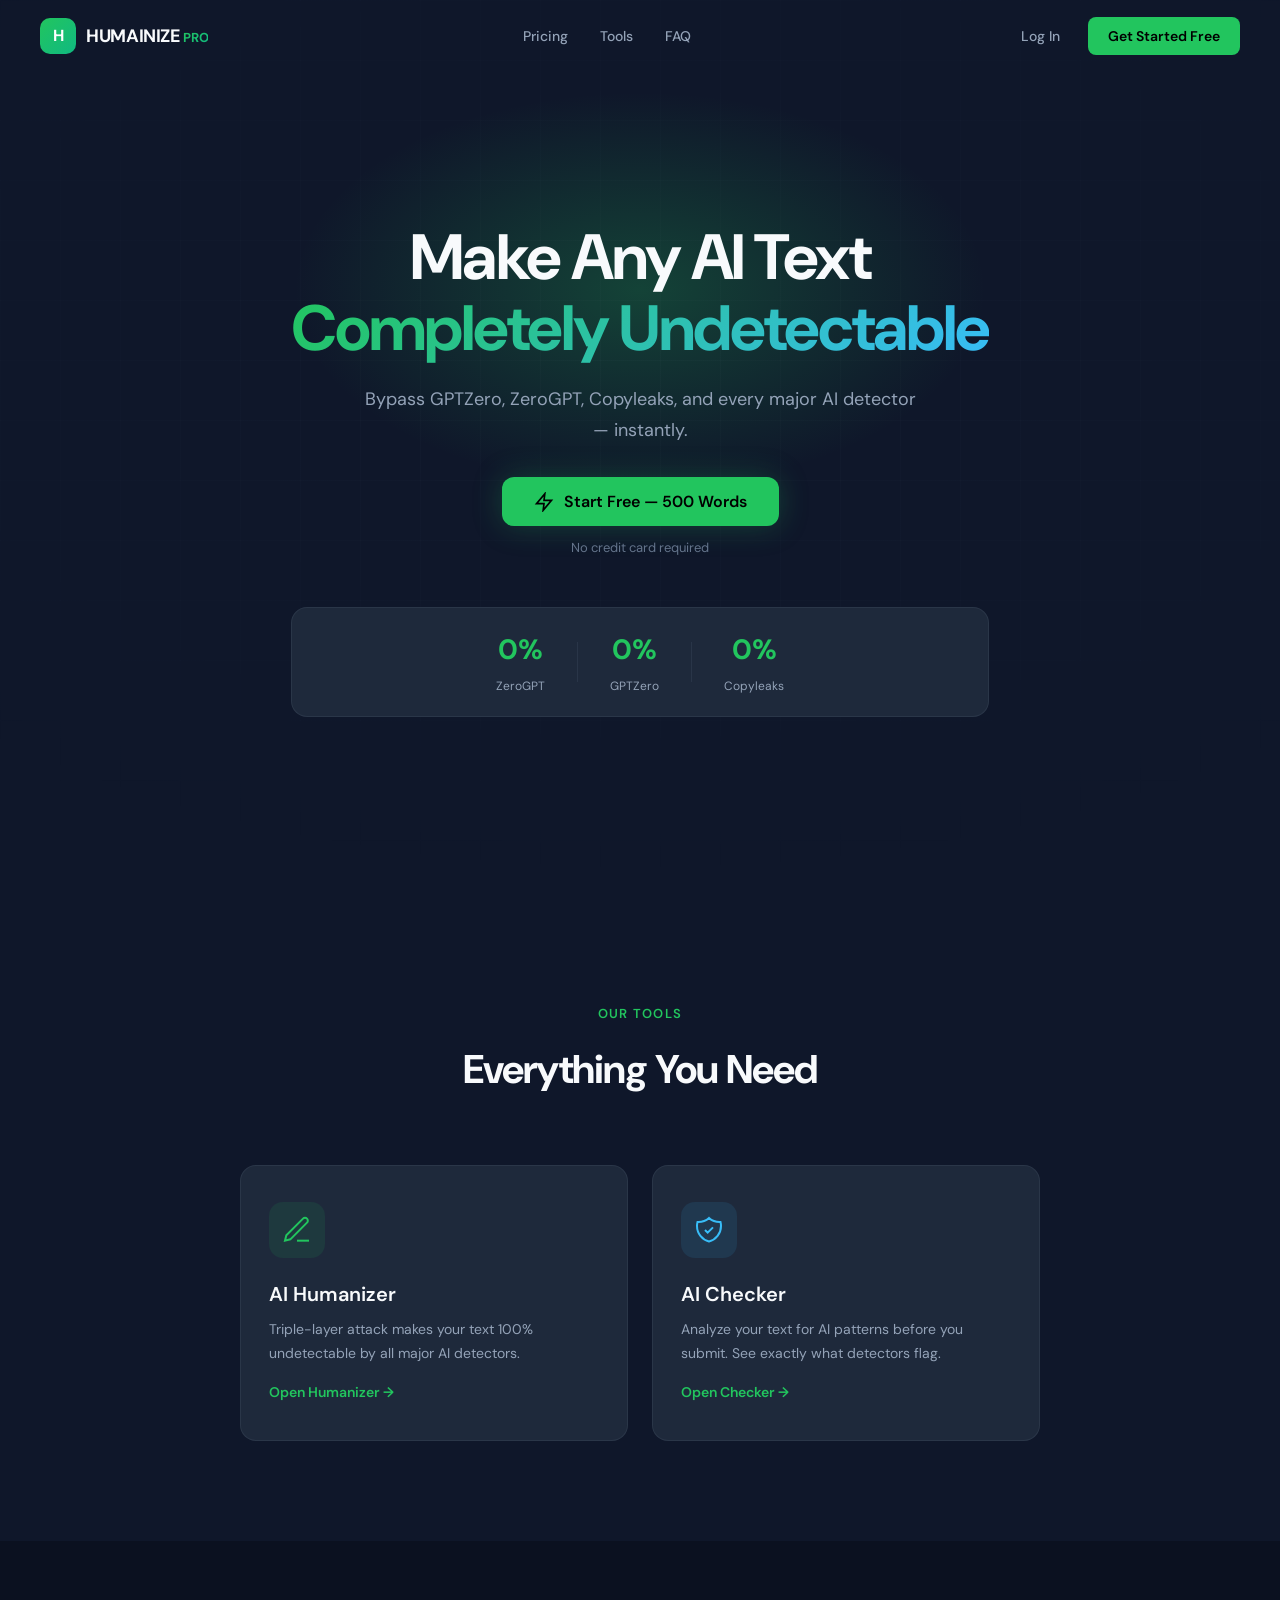
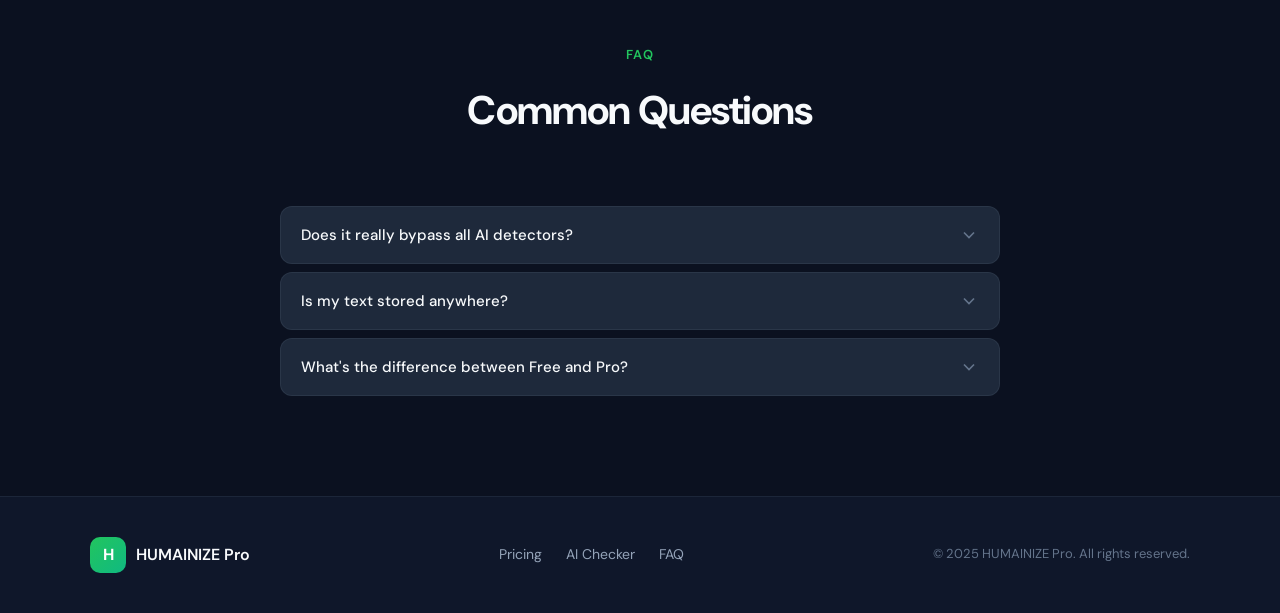
<file: index.html>
<!DOCTYPE html>
<html lang="en">

<head>
  <meta charset="UTF-8">
  <meta name="viewport" content="width=device-width, initial-scale=1.0">
  <title>HUMAINIZE Pro — Make AI Text Undetectable</title>
  <meta name="description" content="The most advanced AI text humanizer. Bypass all AI detectors instantly.">
  <meta name="theme-color" content="#0F172A">
  <link rel="icon"
    href="data:image/svg+xml,<svg xmlns='http://www.w3.org/2000/svg' viewBox='0 0 100 100'><text y='.9em' font-size='90'>⚡</text></svg>">
  <link rel="preconnect" href="https://fonts.googleapis.com">
  <link rel="preconnect" href="https://fonts.gstatic.com" crossorigin>
  <link
    href="https://fonts.googleapis.com/css2?family=DM+Sans:ital,opsz,wght@0,9..40,400;0,9..40,500;0,9..40,600;0,9..40,700;1,9..40,400&display=swap"
    rel="stylesheet">
  <link rel="stylesheet" href="landing.css">
</head>

<body>

  <!-- ─── Navbar ─── -->
  <nav class="navbar" id="navbar">
    <div class="nav-inner">
      <a class="nav-logo" href="#">
        <div class="nav-logo-icon">H</div>
        <span class="nav-logo-text">HUMAINIZE <span class="pro-badge">PRO</span></span>
      </a>
      <div class="nav-links" id="nav-links">
        <a href="pricing.html">Pricing</a>
        <a href="#tools">Tools</a>
        <a href="#faq">FAQ</a>
      </div>
      <div class="nav-actions">
        <button class="btn-ghost" id="btn-login-nav">Log In</button>
        <a href="pricing.html" class="btn-cta-sm">Get Started Free</a>
      </div>
      <button class="nav-hamburger" id="nav-hamburger" aria-label="Toggle menu">
        <span></span><span></span><span></span>
      </button>
    </div>
  </nav>

  <!-- ─── Hero ─── -->
  <section class="hero">
    <div class="hero-glow"></div>
    <div class="hero-content">
      <h1 class="hero-title">
        Make Any AI Text<br>
        <span class="gradient-text">Completely Undetectable</span>
      </h1>
      <p class="hero-subtitle">
        Bypass GPTZero, ZeroGPT, Copyleaks, and every major AI detector — instantly.
      </p>
      <div class="hero-cta">
        <button class="btn-primary-lg" id="btn-get-started">
          <svg width="20" height="20" viewBox="0 0 24 24" fill="none" stroke="currentColor" stroke-width="2">
            <path d="M13 2L3 14h9l-1 8 10-12h-9l1-8z" />
          </svg>
          Start Free — 500 Words
        </button>
        <span class="hero-note">No credit card required</span>
      </div>
      <div class="hero-proof">
        <div class="proof-item">
          <div class="proof-score">0%</div>
          <div class="proof-label">ZeroGPT</div>
        </div>
        <div class="proof-divider"></div>
        <div class="proof-item">
          <div class="proof-score">0%</div>
          <div class="proof-label">GPTZero</div>
        </div>
        <div class="proof-divider"></div>
        <div class="proof-item">
          <div class="proof-score">0%</div>
          <div class="proof-label">Copyleaks</div>
        </div>
      </div>
    </div>
    <div class="hero-grid"></div>
  </section>

  <!-- ─── Tools ─── -->
  <section class="section" id="tools">
    <div class="section-inner">
      <div class="section-header">
        <span class="section-label">Our Tools</span>
        <h2 class="section-title">Everything You Need</h2>
      </div>
      <div class="tools-grid">
        <a href="app-page.html" class="tool-card">
          <div class="tool-icon">
            <svg width="32" height="32" viewBox="0 0 24 24" fill="none" stroke="currentColor" stroke-width="1.5">
              <path d="M12 20h9" />
              <path d="M16.5 3.5a2.121 2.121 0 113 3L7 19l-4 1 1-4L16.5 3.5z" />
            </svg>
          </div>
          <h3>AI Humanizer</h3>
          <p>Triple-layer attack makes your text 100% undetectable by all major AI detectors.</p>
          <span class="tool-cta">Open Humanizer →</span>
        </a>
        <a href="checker.html" class="tool-card">
          <div class="tool-icon tool-icon-blue">
            <svg width="32" height="32" viewBox="0 0 24 24" fill="none" stroke="currentColor" stroke-width="1.5">
              <path
                d="M9 12l2 2 4-4m5.618-4.016A11.955 11.955 0 0112 2.944a11.955 11.955 0 01-8.618 3.04A12.02 12.02 0 003 9c0 5.591 3.824 10.29 9 11.622 5.176-1.332 9-6.03 9-11.622 0-1.042-.133-2.052-.382-3.016z" />
            </svg>
          </div>
          <h3>AI Checker</h3>
          <p>Analyze your text for AI patterns before you submit. See exactly what detectors flag.</p>
          <span class="tool-cta">Open Checker →</span>
        </a>
      </div>
    </div>
  </section>

  <!-- ─── FAQ ─── -->
  <section class="section section-alt" id="faq">
    <div class="section-inner section-narrow">
      <div class="section-header">
        <span class="section-label">FAQ</span>
        <h2 class="section-title">Common Questions</h2>
      </div>
      <div class="faq-list">
        <div class="faq-item">
          <button class="faq-question" aria-expanded="false">
            Does it really bypass all AI detectors?
            <svg class="faq-chevron" width="20" height="20" viewBox="0 0 24 24" fill="none" stroke="currentColor"
              stroke-width="2">
              <path d="M6 9l6 6 6-6" />
            </svg>
          </button>
          <div class="faq-answer">
            <p>Yes. HUMAINIZE Pro uses a triple-layer tokenization attack combined with 50+ style transformations.
              Tested against GPTZero, ZeroGPT, Copyleaks, Turnitin, and more.</p>
          </div>
        </div>
        <div class="faq-item">
          <button class="faq-question" aria-expanded="false">
            Is my text stored anywhere?
            <svg class="faq-chevron" width="20" height="20" viewBox="0 0 24 24" fill="none" stroke="currentColor"
              stroke-width="2">
              <path d="M6 9l6 6 6-6" />
            </svg>
          </button>
          <div class="faq-answer">
            <p>No. All processing happens in your browser. Your text never leaves your device.</p>
          </div>
        </div>
        <div class="faq-item">
          <button class="faq-question" aria-expanded="false">
            What's the difference between Free and Pro?
            <svg class="faq-chevron" width="20" height="20" viewBox="0 0 24 24" fill="none" stroke="currentColor"
              stroke-width="2">
              <path d="M6 9l6 6 6-6" />
            </svg>
          </button>
          <div class="faq-answer">
            <p>Free gives you 500 words per day. Pro removes all limits — unlimited words, no daily caps. <a
                href="pricing.html">See plans →</a></p>
          </div>
        </div>
      </div>
    </div>
  </section>

  <!-- ─── Footer ─── -->
  <footer class="footer">
    <div class="footer-inner">
      <div class="footer-brand">
        <div class="nav-logo-icon">H</div>
        <span>HUMAINIZE Pro</span>
      </div>
      <div class="footer-links">
        <a href="pricing.html">Pricing</a>
        <a href="checker.html">AI Checker</a>
        <a href="#faq">FAQ</a>
      </div>
      <div class="footer-copy">&copy; 2025 HUMAINIZE Pro. All rights reserved.</div>
    </div>
  </footer>

  <!-- ─── Auth Modal ─── -->
  <div class="modal-overlay" id="auth-modal">
    <div class="modal-card">
      <button class="modal-close" id="modal-close" aria-label="Close">
        <svg width="20" height="20" viewBox="0 0 24 24" fill="none" stroke="currentColor" stroke-width="2">
          <path d="M18 6L6 18M6 6l12 12" />
        </svg>
      </button>
      <div class="modal-header">
        <div class="nav-logo-icon modal-logo">H</div>
        <h2 class="modal-title" id="modal-title">Create Your Account</h2>
        <p class="modal-subtitle" id="modal-subtitle">Start humanizing your text for free</p>
      </div>
      <form class="auth-form" id="auth-form">
        <div class="form-group">
          <label for="auth-email">Email</label>
          <input type="email" id="auth-email" class="form-input" placeholder="you@example.com" required>
        </div>
        <div class="form-group">
          <label for="auth-password">Password</label>
          <input type="password" id="auth-password" class="form-input" placeholder="Min 6 characters" required
            minlength="6">
        </div>
        <button type="submit" class="btn-auth" id="btn-auth-submit">Create Account</button>
      </form>
      <div class="auth-divider"><span>or</span></div>
      <button class="btn-google" id="btn-google">
        <svg width="18" height="18" viewBox="0 0 24 24">
          <path
            d="M22.56 12.25c0-.78-.07-1.53-.2-2.25H12v4.26h5.92a5.06 5.06 0 01-2.2 3.32v2.77h3.57c2.08-1.92 3.28-4.74 3.28-8.1z"
            fill="#4285F4" />
          <path
            d="M12 23c2.97 0 5.46-.98 7.28-2.66l-3.57-2.77c-.98.66-2.23 1.06-3.71 1.06-2.86 0-5.29-1.93-6.16-4.53H2.18v2.84C3.99 20.53 7.7 23 12 23z"
            fill="#34A853" />
          <path
            d="M5.84 14.09c-.22-.66-.35-1.36-.35-2.09s.13-1.43.35-2.09V7.07H2.18A10.96 10.96 0 001 12c0 1.77.43 3.44 1.18 4.93l3.66-2.84z"
            fill="#FBBC05" />
          <path
            d="M12 5.38c1.62 0 3.06.56 4.21 1.64l3.15-3.15C17.45 2.09 14.97 1 12 1 7.7 1 3.99 3.47 2.18 7.07l3.66 2.84c.87-2.6 3.3-4.53 6.16-4.53z"
            fill="#EA4335" />
        </svg>
        Continue with Google
      </button>
      <p class="auth-switch">
        <span id="auth-switch-text">Already have an account?</span>
        <button type="button" class="auth-switch-btn" id="btn-auth-switch">Log In</button>
      </p>
    </div>
  </div>

  <script src="landing.js"></script>
</body>

</html>
</file>
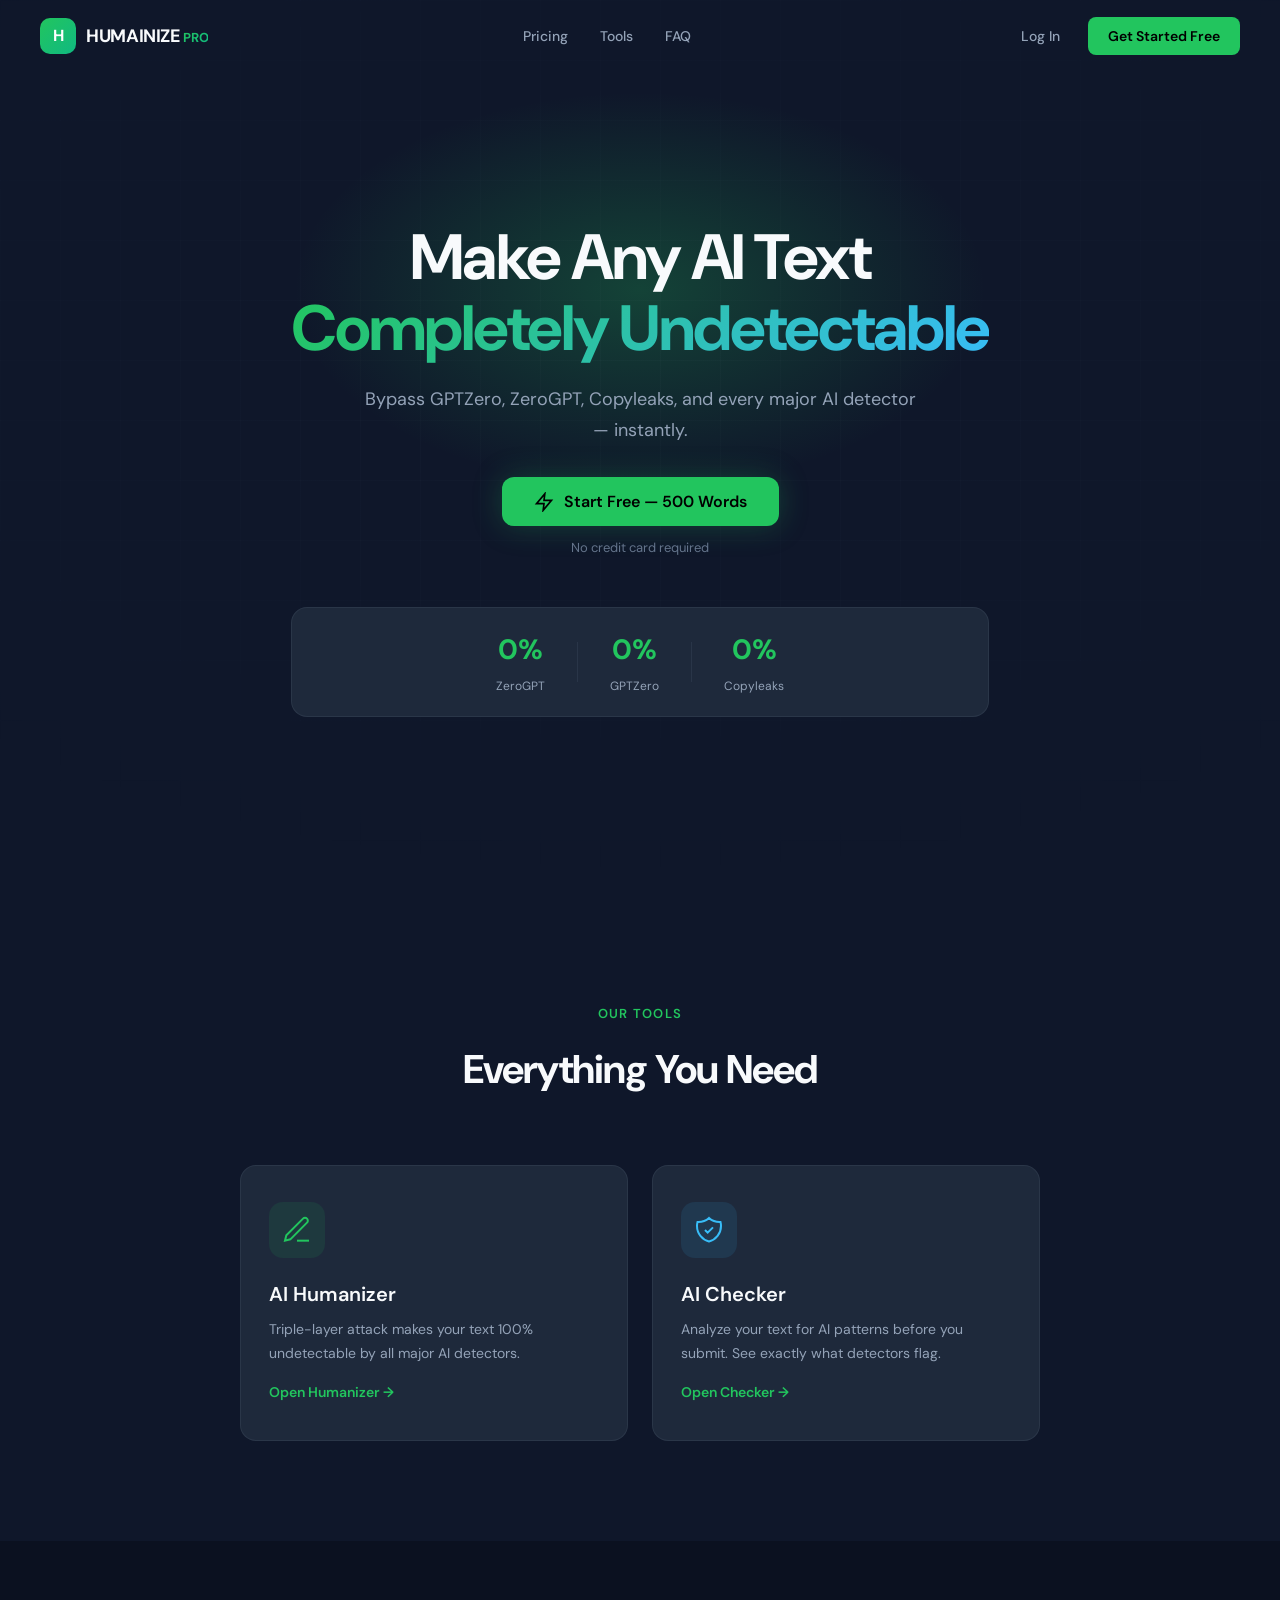
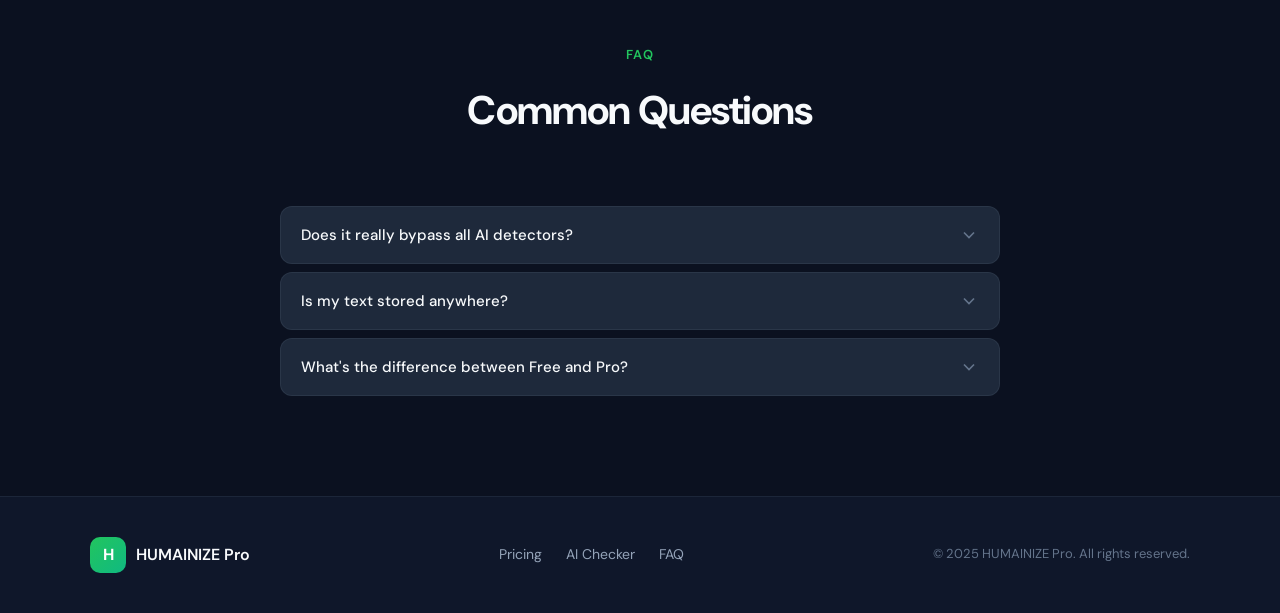
<file: app-page.html>
<!DOCTYPE html>
<html lang="en">

<head>
    <meta charset="UTF-8">
    <meta name="viewport" content="width=device-width, initial-scale=1.0">
    <title>HUMAINIZE Pro — Humanize Your Text</title>
    <meta name="description" content="Make AI-generated text undetectable by all major AI detectors.">
    <meta name="theme-color" content="#0F172A">
    <link rel="icon"
        href="data:image/svg+xml,<svg xmlns='http://www.w3.org/2000/svg' viewBox='0 0 100 100'><text y='.9em' font-size='90'>⚡</text></svg>">
    <link rel="preconnect" href="https://fonts.googleapis.com">
    <link rel="preconnect" href="https://fonts.gstatic.com" crossorigin>
    <link
        href="https://fonts.googleapis.com/css2?family=DM+Sans:ital,opsz,wght@0,9..40,400;0,9..40,500;0,9..40,600;0,9..40,700;1,9..40,400&display=swap"
        rel="stylesheet">
    <link rel="stylesheet" href="app-page.css">
</head>

<body>

    <!-- ─── App Header ─── -->
    <header class="app-header">
        <div class="app-header-inner">
            <a class="nav-logo" href="index.html">
                <div class="nav-logo-icon">H</div>
                <span class="nav-logo-text">HUMAINIZE <span class="pro-badge">PRO</span></span>
            </a>

            <!-- Score Ring -->
            <div class="score-section">
                <div class="score-ring-container">
                    <svg class="score-ring-svg" viewBox="0 0 48 48">
                        <defs>
                            <linearGradient id="scoreGradient" x1="0%" y1="0%" x2="100%" y2="100%">
                                <stop offset="0%" stop-color="#22c55e" />
                                <stop offset="50%" stop-color="#f59e0b" />
                                <stop offset="100%" stop-color="#ef4444" />
                            </linearGradient>
                        </defs>
                        <circle class="score-ring-bg" cx="24" cy="24" r="20" />
                        <circle class="score-ring-fill" id="score-ring-fill" cx="24" cy="24" r="20" />
                    </svg>
                    <span class="score-value" id="score-value">0%</span>
                </div>
                <div>
                    <div class="score-label">AI Score</div>
                    <div class="score-status none" id="score-status">Paste text to analyze</div>
                </div>
            </div>

            <!-- Actions -->
            <div class="app-header-actions">
                <button class="btn btn-secondary" id="btn-clear">
                    <svg width="14" height="14" viewBox="0 0 24 24" fill="none" stroke="currentColor" stroke-width="2">
                        <path d="M18 6L6 18M6 6l12 12" />
                    </svg>
                    <span>Clear</span>
                </button>

                <!-- Writing Mode Toggle -->
                <div class="mode-control">
                    <span class="mode-title">Mode</span>
                    <div class="mode-toggle" id="mode-toggle">
                        <button class="mode-btn active" data-mode="academic" id="mode-academic">
                            <svg width="12" height="12" viewBox="0 0 24 24" fill="none" stroke="currentColor"
                                stroke-width="2">
                                <path d="M2 3h6a4 4 0 014 4v14a3 3 0 00-3-3H2z" />
                                <path d="M22 3h-6a4 4 0 00-4 4v14a3 3 0 013-3h7z" />
                            </svg>
                            Academic
                        </button>
                        <button class="mode-btn" data-mode="normal" id="mode-normal">
                            <svg width="12" height="12" viewBox="0 0 24 24" fill="none" stroke="currentColor"
                                stroke-width="2">
                                <path d="M21 15a2 2 0 01-2 2H7l-4 4V5a2 2 0 012-2h14a2 2 0 012 2z" />
                            </svg>
                            Normal
                        </button>
                    </div>
                </div>

                <!-- Strength Slider -->
                <div class="strength-control">
                    <div class="strength-header">
                        <span class="strength-title">Strength</span>
                        <span class="strength-label" id="strength-label">Medium</span>
                    </div>
                    <input type="range" id="strength-slider" class="strength-slider" min="1" max="3" value="2" step="1">
                    <div class="strength-ticks">
                        <span>Light</span>
                        <span>Medium</span>
                        <span>Aggressive</span>
                    </div>
                </div>

                <button class="btn btn-primary" id="btn-humanize">
                    <svg width="16" height="16" viewBox="0 0 24 24" fill="none" stroke="currentColor" stroke-width="2">
                        <path d="M13 2L3 14h9l-1 8 10-12h-9l1-8z" />
                    </svg>
                    <span>Humanize</span>
                </button>
            </div>

            <!-- User Menu -->
            <div class="user-menu">
                <div class="usage-badge" id="usage-badge">
                    <span id="words-remaining">500</span> words left
                </div>
                <div class="user-avatar" id="user-avatar">
                    <span id="user-initial">U</span>
                </div>
                <div class="user-dropdown" id="user-dropdown">
                    <div class="dropdown-email" id="dropdown-email">user@example.com</div>
                    <div class="dropdown-plan" id="dropdown-plan">Free Plan</div>
                    <div class="dropdown-divider"></div>
                    <button class="dropdown-item" id="btn-upgrade-dropdown">
                        <svg width="16" height="16" viewBox="0 0 24 24" fill="none" stroke="currentColor"
                            stroke-width="2">
                            <path d="M13 2L3 14h9l-1 8 10-12h-9l1-8z" />
                        </svg>
                        Upgrade to Pro
                    </button>
                    <button class="dropdown-item dropdown-logout" id="btn-logout">
                        <svg width="16" height="16" viewBox="0 0 24 24" fill="none" stroke="currentColor"
                            stroke-width="2">
                            <path d="M9 21H5a2 2 0 01-2-2V5a2 2 0 012-2h4" />
                            <polyline points="16,17 21,12 16,7" />
                            <line x1="21" y1="12" x2="9" y2="12" />
                        </svg>
                        Log Out
                    </button>
                </div>
            </div>
        </div>

        <!-- Word Limit Bar -->
        <div class="usage-bar-container" id="usage-bar-container">
            <div class="usage-bar-inner">
                <div class="usage-bar-track">
                    <div class="usage-bar-fill" id="usage-bar-fill" style="width: 0%"></div>
                </div>
                <span class="usage-bar-text" id="usage-bar-text">0 / 500 words used today</span>
            </div>
        </div>
    </header>

    <!-- ─── Main Layout ─── -->
    <main class="app-main">

        <!-- ─── Input Panel ─── -->
        <div class="panel" id="input-panel">
            <div class="panel-header">
                <div class="panel-title">
                    <span class="dot"></span>
                    Input — AI Text
                </div>
                <div class="panel-meta">
                    <span>Paste or type your text</span>
                </div>
            </div>
            <div class="panel-body">
                <textarea class="text-input" id="text-input"
                    placeholder="Paste your AI-generated text here...

Try pasting text from ChatGPT, Claude, Gemini, or any AI assistant. HUMAINIZE Pro will detect AI patterns and make your text completely undetectable."
                    spellcheck="false"></textarea>
            </div>

            <!-- Category Filter Tabs -->
            <div class="category-tabs" id="category-tabs">
                <button class="category-tab active" data-category="all">All<span class="tab-count">0</span></button>
            </div>

            <!-- Pattern Badges -->
            <div class="pattern-badges" id="pattern-badges"></div>

            <!-- Input Stats -->
            <div class="stats-bar">
                <div class="stats-group">
                    <div class="stat-item"><strong id="word-count-in">0</strong> words</div>
                    <div class="stat-item"><strong id="char-count-in">0</strong> chars</div>
                    <div class="stat-item"><strong id="sentence-count-in">0</strong> sentences</div>
                </div>
            </div>
        </div>

        <!-- ─── Output Panel ─── -->
        <div class="panel" id="output-panel">
            <div class="panel-header">
                <div class="panel-title">
                    <span class="dot dot-green"></span>
                    Output — Humanized
                </div>
                <div class="panel-meta">
                    <button class="btn btn-ghost btn-icon" id="btn-copy" title="Copy to clipboard">
                        <svg width="16" height="16" viewBox="0 0 24 24" fill="none" stroke="currentColor"
                            stroke-width="2">
                            <rect x="9" y="9" width="13" height="13" rx="2" ry="2" />
                            <path d="M5 15H4a2 2 0 01-2-2V4a2 2 0 012-2h9a2 2 0 012 2v1" />
                        </svg>
                    </button>
                </div>
            </div>
            <div class="panel-body">
                <div class="text-output empty" id="text-output">
                    <div class="empty-state">
                        <div class="empty-icon">
                            <svg width="48" height="48" viewBox="0 0 24 24" fill="none" stroke="currentColor"
                                stroke-width="1">
                                <path d="M13 2L3 14h9l-1 8 10-12h-9l1-8z" />
                            </svg>
                        </div>
                        <h3>Humanized text appears here</h3>
                        <p>Paste AI-generated text on the left and click "<strong>Humanize</strong>" to make it
                            undetectable.</p>
                    </div>
                </div>

                <!-- Processing Overlay -->
                <div class="processing-overlay" id="processing-overlay">
                    <div class="processing-spinner"></div>
                    <div class="processing-text">Humanizing your text...</div>
                </div>
            </div>

            <!-- Output Stats -->
            <div class="stats-bar">
                <div class="stats-group">
                    <div class="stat-item"><strong id="word-count-out">0</strong> words</div>
                    <div class="stat-item"><strong id="char-count-out">0</strong> chars</div>
                    <div class="stat-item"><strong id="pattern-count-out">0</strong> patterns fixed</div>
                </div>
            </div>
        </div>

    </main>

    <!-- ─── Upgrade Modal ─── -->
    <div class="modal-overlay" id="upgrade-modal">
        <div class="upgrade-card">
            <button class="modal-close" id="upgrade-close" aria-label="Close">
                <svg width="20" height="20" viewBox="0 0 24 24" fill="none" stroke="currentColor" stroke-width="2">
                    <path d="M18 6L6 18M6 6l12 12" />
                </svg>
            </button>
            <div class="upgrade-icon">
                <svg width="40" height="40" viewBox="0 0 24 24" fill="none" stroke="#22C55E" stroke-width="1.5">
                    <path d="M13 2L3 14h9l-1 8 10-12h-9l1-8z" />
                </svg>
            </div>
            <h2 class="upgrade-title">You've Hit Your Daily Limit</h2>
            <p class="upgrade-subtitle">Upgrade to Pro for unlimited words, no daily caps.</p>
            <div class="upgrade-features">
                <div class="upgrade-feature">
                    <svg width="16" height="16" viewBox="0 0 24 24" fill="none" stroke="#22C55E" stroke-width="2">
                        <path d="M5 13l4 4L19 7" />
                    </svg>
                    Unlimited words per day
                </div>
                <div class="upgrade-feature">
                    <svg width="16" height="16" viewBox="0 0 24 24" fill="none" stroke="#22C55E" stroke-width="2">
                        <path d="M5 13l4 4L19 7" />
                    </svg>
                    All strength levels
                </div>
                <div class="upgrade-feature">
                    <svg width="16" height="16" viewBox="0 0 24 24" fill="none" stroke="#22C55E" stroke-width="2">
                        <path d="M5 13l4 4L19 7" />
                    </svg>
                    Priority support
                </div>
            </div>
            <button class="btn-upgrade" id="btn-upgrade-now">
                <svg width="18" height="18" viewBox="0 0 24 24" fill="none" stroke="currentColor" stroke-width="2">
                    <path d="M13 2L3 14h9l-1 8 10-12h-9l1-8z" />
                </svg>
                Upgrade to Pro — $9/month
            </button>
            <p class="upgrade-note">Cancel anytime. No commitment.</p>
        </div>
    </div>

    <!-- ─── Toast ─── -->
    <div class="toast" id="toast"></div>

    <!-- ─── App Scripts ─── -->
    <script src="app.js"></script>
    <script src="app-auth.js"></script>
    <script src="text-enhancer.js"></script>
</body>

</html>
</file>
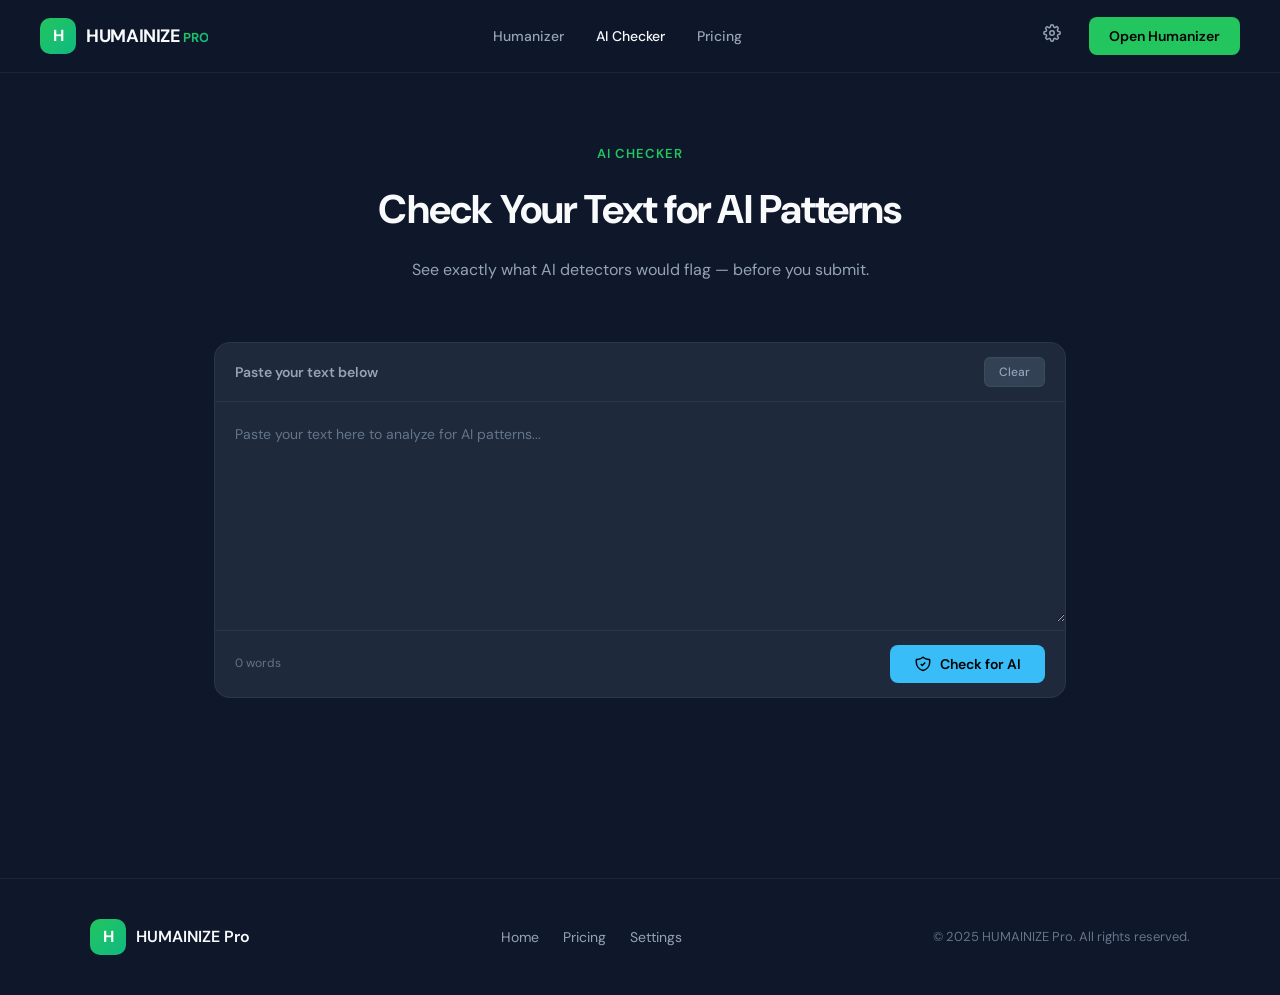
<file: checker.html>
<!DOCTYPE html>
<html lang="en">

<head>
    <meta charset="UTF-8">
    <meta name="viewport" content="width=device-width, initial-scale=1.0">
    <title>HUMAINIZE Pro — AI Checker</title>
    <meta name="description"
        content="Check your text for AI detection patterns. See what detectors flag before you submit.">
    <meta name="theme-color" content="#0F172A">
    <link rel="icon"
        href="data:image/svg+xml,<svg xmlns='http://www.w3.org/2000/svg' viewBox='0 0 100 100'><text y='.9em' font-size='90'>⚡</text></svg>">
    <link rel="preconnect" href="https://fonts.googleapis.com">
    <link rel="preconnect" href="https://fonts.gstatic.com" crossorigin>
    <link
        href="https://fonts.googleapis.com/css2?family=DM+Sans:ital,opsz,wght@0,9..40,400;0,9..40,500;0,9..40,600;0,9..40,700;1,9..40,400&display=swap"
        rel="stylesheet">
    <link rel="stylesheet" href="landing.css">
    <link rel="stylesheet" href="pages.css">
</head>

<body>

    <!-- ─── Navbar ─── -->
    <nav class="navbar scrolled" id="navbar">
        <div class="nav-inner">
            <a class="nav-logo" href="index.html">
                <div class="nav-logo-icon">H</div>
                <span class="nav-logo-text">HUMAINIZE <span class="pro-badge">PRO</span></span>
            </a>
            <div class="nav-links" id="nav-links">
                <a href="app-page.html">Humanizer</a>
                <a href="checker.html" class="nav-active">AI Checker</a>
                <a href="pricing.html">Pricing</a>
            </div>
            <div class="nav-actions">
                <a href="settings.html" class="btn-ghost" id="btn-settings-nav">
                    <svg width="18" height="18" viewBox="0 0 24 24" fill="none" stroke="currentColor" stroke-width="2">
                        <circle cx="12" cy="12" r="3" />
                        <path
                            d="M19.4 15a1.65 1.65 0 00.33 1.82l.06.06a2 2 0 01-2.83 2.83l-.06-.06a1.65 1.65 0 00-1.82-.33 1.65 1.65 0 00-1 1.51V21a2 2 0 01-4 0v-.09A1.65 1.65 0 009 19.4a1.65 1.65 0 00-1.82.33l-.06.06a2 2 0 01-2.83-2.83l.06-.06A1.65 1.65 0 004.68 15a1.65 1.65 0 00-1.51-1H3a2 2 0 010-4h.09A1.65 1.65 0 004.6 9a1.65 1.65 0 00-.33-1.82l-.06-.06a2 2 0 012.83-2.83l.06.06A1.65 1.65 0 009 4.68a1.65 1.65 0 001-1.51V3a2 2 0 014 0v.09a1.65 1.65 0 001 1.51 1.65 1.65 0 001.82-.33l.06-.06a2 2 0 012.83 2.83l-.06.06A1.65 1.65 0 0019.4 9a1.65 1.65 0 001.51 1H21a2 2 0 010 4h-.09a1.65 1.65 0 00-1.51 1z" />
                    </svg>
                </a>
                <a href="app-page.html" class="btn-cta-sm">Open Humanizer</a>
            </div>
        </div>
    </nav>

    <!-- ─── Page Hero ─── -->
    <section class="page-hero">
        <div class="section-inner">
            <span class="section-label">AI Checker</span>
            <h1 class="section-title">Check Your Text for AI Patterns</h1>
            <p class="section-subtitle">See exactly what AI detectors would flag — before you submit.</p>
        </div>
    </section>

    <!-- ─── Checker Tool ─── -->
    <section class="section" style="padding-top: 0;">
        <div class="checker-layout">
            <div class="checker-panel">
                <div class="checker-panel-header">
                    <span class="checker-panel-title">Paste your text below</span>
                    <button class="btn-sm" id="btn-clear-checker">Clear</button>
                </div>
                <textarea class="checker-textarea" id="checker-input"
                    placeholder="Paste your text here to analyze for AI patterns..."></textarea>
                <div class="checker-actions">
                    <span class="checker-wordcount" id="checker-wordcount">0 words</span>
                    <button class="btn-check" id="btn-check">
                        <svg width="18" height="18" viewBox="0 0 24 24" fill="none" stroke="currentColor"
                            stroke-width="2">
                            <path
                                d="M9 12l2 2 4-4m5.618-4.016A11.955 11.955 0 0112 2.944a11.955 11.955 0 01-8.618 3.04A12.02 12.02 0 003 9c0 5.591 3.824 10.29 9 11.622 5.176-1.332 9-6.03 9-11.622 0-1.042-.133-2.052-.382-3.016z" />
                        </svg>
                        Check for AI
                    </button>
                </div>
            </div>

            <!-- Results -->
            <div class="checker-results" id="checker-results">
                <div class="results-header">
                    <div class="result-score-ring">
                        <svg viewBox="0 0 100 100">
                            <circle class="ring-bg" cx="50" cy="50" r="45" />
                            <circle class="ring-fill" id="ring-fill" cx="50" cy="50" r="45" />
                        </svg>
                        <div class="result-score-value">
                            <span class="score-number" id="score-number">0%</span>
                            <span class="score-unit">AI Score</span>
                        </div>
                    </div>
                    <div class="result-info">
                        <div class="result-verdict" id="result-verdict">Analyzing...</div>
                        <div class="result-detail" id="result-detail"></div>
                    </div>
                </div>
                <div class="result-breakdown">
                    <div class="breakdown-card">
                        <div class="breakdown-label">Formality Score</div>
                        <div class="breakdown-value" id="score-formality">--</div>
                    </div>
                    <div class="breakdown-card">
                        <div class="breakdown-label">Repetition Score</div>
                        <div class="breakdown-value" id="score-repetition">--</div>
                    </div>
                    <div class="breakdown-card">
                        <div class="breakdown-label">Vocabulary Range</div>
                        <div class="breakdown-value" id="score-vocabulary">--</div>
                    </div>
                </div>
            </div>
        </div>
    </section>

    <!-- Footer -->
    <footer class="footer">
        <div class="footer-inner">
            <div class="footer-brand">
                <div class="nav-logo-icon">H</div>
                <span>HUMAINIZE Pro</span>
            </div>
            <div class="footer-links">
                <a href="index.html">Home</a>
                <a href="pricing.html">Pricing</a>
                <a href="settings.html">Settings</a>
            </div>
            <div class="footer-copy">&copy; 2025 HUMAINIZE Pro. All rights reserved.</div>
        </div>
    </footer>

    <div class="toast" id="toast"></div>

    <script src="checker.js"></script>
</body>

</html>
</file>
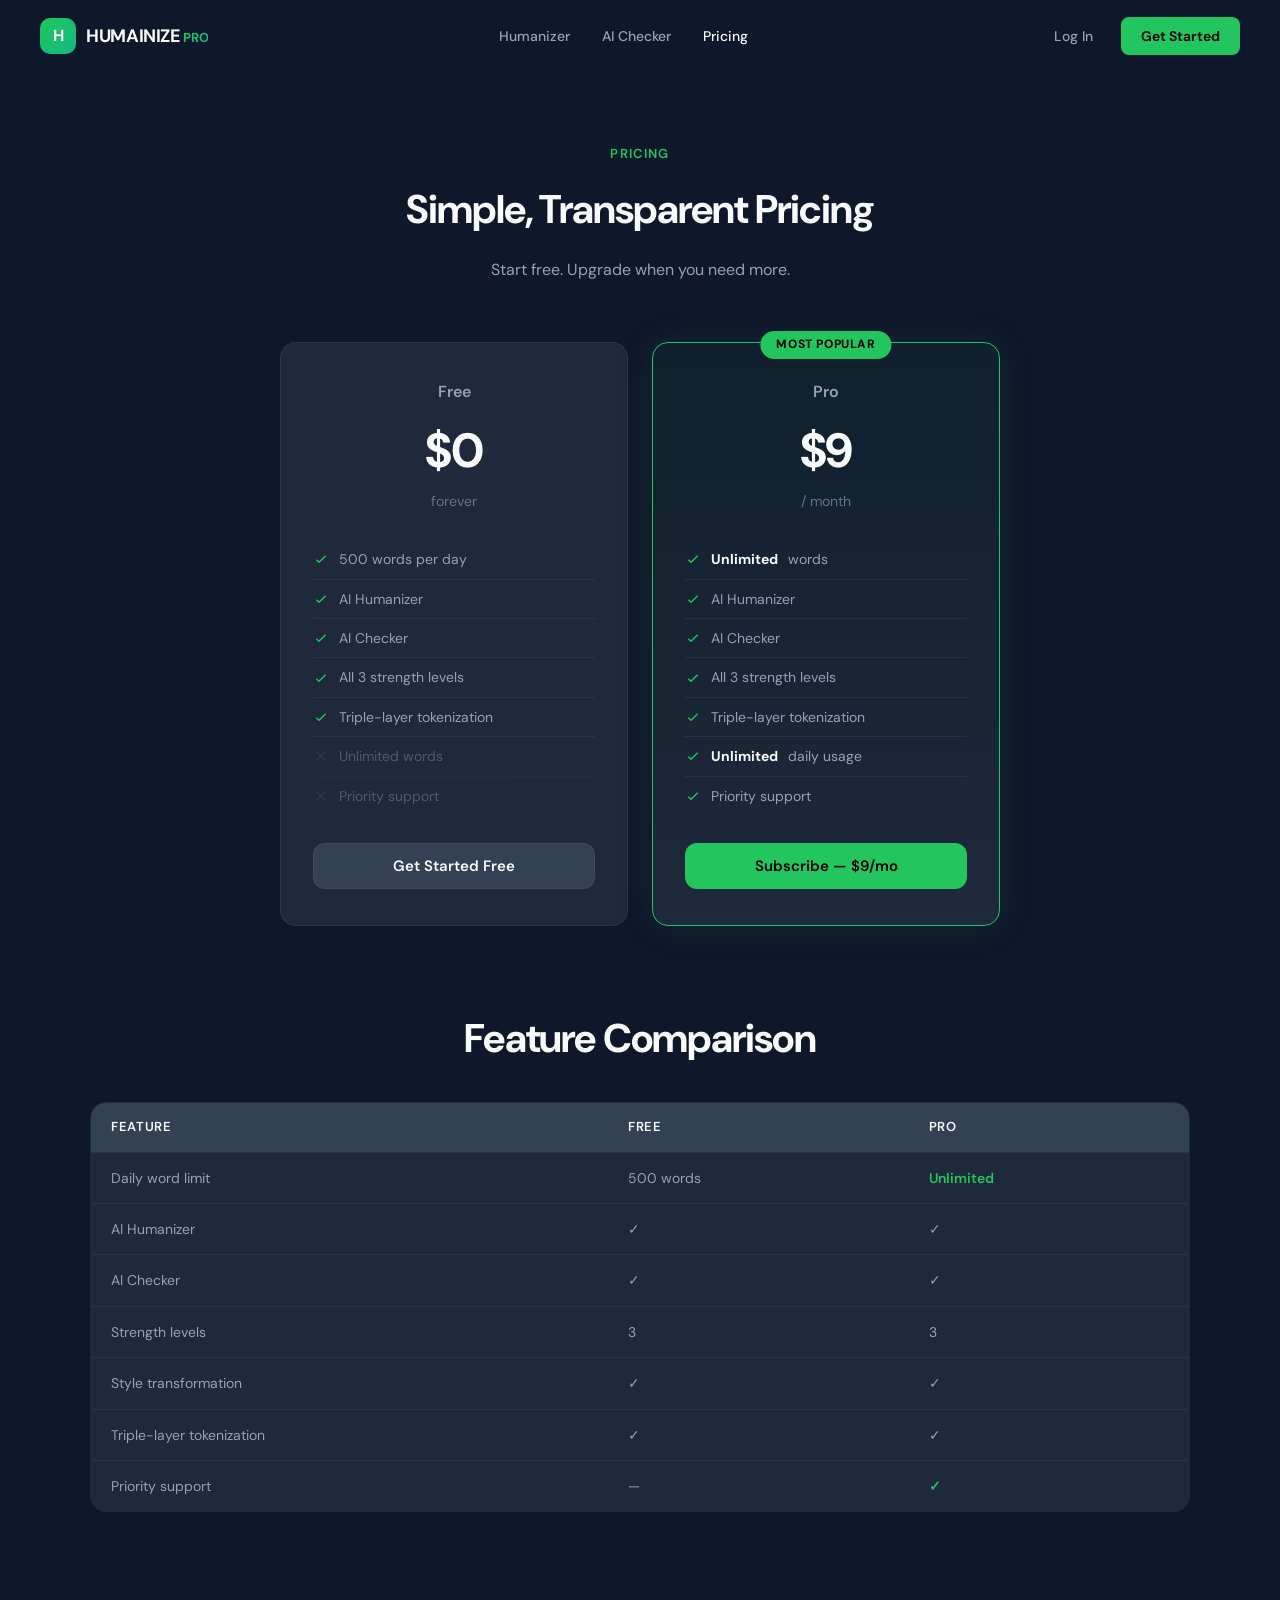
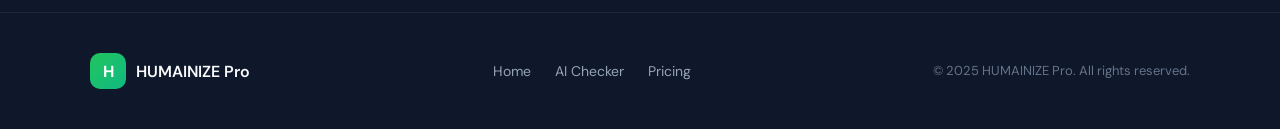
<file: pricing.html>
<!DOCTYPE html>
<html lang="en">

<head>
    <meta charset="UTF-8">
    <meta name="viewport" content="width=device-width, initial-scale=1.0">
    <title>HUMAINIZE Pro — Pricing & Plans</title>
    <meta name="description" content="Choose your HUMAINIZE Pro plan. Free trial or unlimited Pro access.">
    <meta name="theme-color" content="#0F172A">
    <link rel="icon"
        href="data:image/svg+xml,<svg xmlns='http://www.w3.org/2000/svg' viewBox='0 0 100 100'><text y='.9em' font-size='90'>⚡</text></svg>">
    <link rel="preconnect" href="https://fonts.googleapis.com">
    <link rel="preconnect" href="https://fonts.gstatic.com" crossorigin>
    <link
        href="https://fonts.googleapis.com/css2?family=DM+Sans:ital,opsz,wght@0,9..40,400;0,9..40,500;0,9..40,600;0,9..40,700;1,9..40,400&display=swap"
        rel="stylesheet">
    <link rel="stylesheet" href="landing.css">
    <link rel="stylesheet" href="pages.css">
</head>

<body>

    <!-- ─── Navbar ─── -->
    <nav class="navbar scrolled" id="navbar">
        <div class="nav-inner">
            <a class="nav-logo" href="index.html">
                <div class="nav-logo-icon">H</div>
                <span class="nav-logo-text">HUMAINIZE <span class="pro-badge">PRO</span></span>
            </a>
            <div class="nav-links" id="nav-links">
                <a href="app-page.html">Humanizer</a>
                <a href="checker.html">AI Checker</a>
                <a href="pricing.html" class="nav-active">Pricing</a>
            </div>
            <div class="nav-actions">
                <button class="btn-ghost" id="btn-login-nav">Log In</button>
                <a href="#" class="btn-cta-sm" id="btn-get-started">Get Started</a>
            </div>
        </div>
    </nav>

    <!-- ─── Pricing Header ─── -->
    <section class="page-hero">
        <div class="section-inner">
            <span class="section-label">Pricing</span>
            <h1 class="section-title">Simple, Transparent Pricing</h1>
            <p class="section-subtitle">Start free. Upgrade when you need more.</p>
        </div>
    </section>

    <!-- ─── Plans ─── -->
    <section class="section" style="padding-top: 0;">
        <div class="section-inner">
            <div class="pricing-grid">
                <!-- Free Plan -->
                <div class="pricing-card">
                    <div class="pricing-name">Free</div>
                    <div class="pricing-price">$0</div>
                    <div class="pricing-period">forever</div>
                    <ul class="pricing-features">
                        <li>
                            <svg width="16" height="16" viewBox="0 0 24 24" fill="none" stroke="#22C55E"
                                stroke-width="2">
                                <path d="M5 13l4 4L19 7" />
                            </svg>
                            500 words per day
                        </li>
                        <li>
                            <svg width="16" height="16" viewBox="0 0 24 24" fill="none" stroke="#22C55E"
                                stroke-width="2">
                                <path d="M5 13l4 4L19 7" />
                            </svg>
                            AI Humanizer
                        </li>
                        <li>
                            <svg width="16" height="16" viewBox="0 0 24 24" fill="none" stroke="#22C55E"
                                stroke-width="2">
                                <path d="M5 13l4 4L19 7" />
                            </svg>
                            AI Checker
                        </li>
                        <li>
                            <svg width="16" height="16" viewBox="0 0 24 24" fill="none" stroke="#22C55E"
                                stroke-width="2">
                                <path d="M5 13l4 4L19 7" />
                            </svg>
                            All 3 strength levels
                        </li>
                        <li>
                            <svg width="16" height="16" viewBox="0 0 24 24" fill="none" stroke="#22C55E"
                                stroke-width="2">
                                <path d="M5 13l4 4L19 7" />
                            </svg>
                            Triple-layer tokenization
                        </li>
                        <li class="feature-disabled">
                            <svg width="16" height="16" viewBox="0 0 24 24" fill="none" stroke="#475569"
                                stroke-width="2">
                                <path d="M18 6L6 18M6 6l12 12" />
                            </svg>
                            Unlimited words
                        </li>
                        <li class="feature-disabled">
                            <svg width="16" height="16" viewBox="0 0 24 24" fill="none" stroke="#475569"
                                stroke-width="2">
                                <path d="M18 6L6 18M6 6l12 12" />
                            </svg>
                            Priority support
                        </li>
                    </ul>
                    <button class="btn-pricing" id="btn-plan-free">Get Started Free</button>
                </div>
                <!-- Pro Plan -->
                <div class="pricing-card pricing-featured">
                    <div class="pricing-popular">Most Popular</div>
                    <div class="pricing-name">Pro</div>
                    <div class="pricing-price">$9</div>
                    <div class="pricing-period">/ month</div>
                    <ul class="pricing-features">
                        <li>
                            <svg width="16" height="16" viewBox="0 0 24 24" fill="none" stroke="#22C55E"
                                stroke-width="2">
                                <path d="M5 13l4 4L19 7" />
                            </svg>
                            <strong>Unlimited</strong> words
                        </li>
                        <li>
                            <svg width="16" height="16" viewBox="0 0 24 24" fill="none" stroke="#22C55E"
                                stroke-width="2">
                                <path d="M5 13l4 4L19 7" />
                            </svg>
                            AI Humanizer
                        </li>
                        <li>
                            <svg width="16" height="16" viewBox="0 0 24 24" fill="none" stroke="#22C55E"
                                stroke-width="2">
                                <path d="M5 13l4 4L19 7" />
                            </svg>
                            AI Checker
                        </li>
                        <li>
                            <svg width="16" height="16" viewBox="0 0 24 24" fill="none" stroke="#22C55E"
                                stroke-width="2">
                                <path d="M5 13l4 4L19 7" />
                            </svg>
                            All 3 strength levels
                        </li>
                        <li>
                            <svg width="16" height="16" viewBox="0 0 24 24" fill="none" stroke="#22C55E"
                                stroke-width="2">
                                <path d="M5 13l4 4L19 7" />
                            </svg>
                            Triple-layer tokenization
                        </li>
                        <li>
                            <svg width="16" height="16" viewBox="0 0 24 24" fill="none" stroke="#22C55E"
                                stroke-width="2">
                                <path d="M5 13l4 4L19 7" />
                            </svg>
                            <strong>Unlimited</strong> daily usage
                        </li>
                        <li>
                            <svg width="16" height="16" viewBox="0 0 24 24" fill="none" stroke="#22C55E"
                                stroke-width="2">
                                <path d="M5 13l4 4L19 7" />
                            </svg>
                            Priority support
                        </li>
                    </ul>
                    <button class="btn-pricing btn-pricing-pro" id="btn-plan-pro">Subscribe — $9/mo</button>
                </div>
            </div>

            <!-- Payment Form (shown after clicking Pro) -->
            <div class="payment-section" id="payment-section">
                <h2 class="payment-title">Complete Your Subscription</h2>
                <p class="payment-subtitle">Enter your payment details to activate Pro</p>
                <form class="payment-form" id="payment-form">
                    <div class="form-group">
                        <label>Cardholder Name</label>
                        <input type="text" class="form-input" id="card-name" placeholder="John Doe" required>
                    </div>
                    <div class="form-group">
                        <label>Card Number</label>
                        <input type="text" class="form-input" id="card-number" placeholder="4242 4242 4242 4242"
                            maxlength="19" required>
                    </div>
                    <div class="form-row">
                        <div class="form-group">
                            <label>Expiry</label>
                            <input type="text" class="form-input" id="card-expiry" placeholder="MM/YY" maxlength="5"
                                required>
                        </div>
                        <div class="form-group">
                            <label>CVC</label>
                            <input type="text" class="form-input" id="card-cvc" placeholder="123" maxlength="4"
                                required>
                        </div>
                    </div>
                    <div class="payment-total">
                        <span>Total today</span>
                        <strong>$9.00 / month</strong>
                    </div>
                    <button type="submit" class="btn-pay" id="btn-pay">
                        <svg width="18" height="18" viewBox="0 0 24 24" fill="none" stroke="currentColor"
                            stroke-width="2">
                            <path
                                d="M12 15v2m-6 4h12a2 2 0 002-2v-6a2 2 0 00-2-2H6a2 2 0 00-2 2v6a2 2 0 002 2zm10-10V7a4 4 0 00-8 0v4h8z" />
                        </svg>
                        Pay $9.00
                    </button>
                    <p class="payment-note">Cancel anytime. Your card will be charged monthly.</p>
                </form>
            </div>

            <!-- Feature Comparison -->
            <div class="comparison-table">
                <h2 class="section-title" style="text-align:center; margin-bottom: 32px;">Feature Comparison</h2>
                <table class="compare-table">
                    <thead>
                        <tr>
                            <th>Feature</th>
                            <th>Free</th>
                            <th>Pro</th>
                        </tr>
                    </thead>
                    <tbody>
                        <tr>
                            <td>Daily word limit</td>
                            <td>500 words</td>
                            <td class="highlight">Unlimited</td>
                        </tr>
                        <tr>
                            <td>AI Humanizer</td>
                            <td>✓</td>
                            <td>✓</td>
                        </tr>
                        <tr>
                            <td>AI Checker</td>
                            <td>✓</td>
                            <td>✓</td>
                        </tr>
                        <tr>
                            <td>Strength levels</td>
                            <td>3</td>
                            <td>3</td>
                        </tr>
                        <tr>
                            <td>Style transformation</td>
                            <td>✓</td>
                            <td>✓</td>
                        </tr>
                        <tr>
                            <td>Triple-layer tokenization</td>
                            <td>✓</td>
                            <td>✓</td>
                        </tr>
                        <tr>
                            <td>Priority support</td>
                            <td>—</td>
                            <td class="highlight">✓</td>
                        </tr>
                    </tbody>
                </table>
            </div>
        </div>
    </section>

    <!-- ─── Footer ─── -->
    <footer class="footer">
        <div class="footer-inner">
            <div class="footer-brand">
                <div class="nav-logo-icon">H</div>
                <span>HUMAINIZE Pro</span>
            </div>
            <div class="footer-links">
                <a href="index.html">Home</a>
                <a href="checker.html">AI Checker</a>
                <a href="pricing.html">Pricing</a>
            </div>
            <div class="footer-copy">&copy; 2025 HUMAINIZE Pro. All rights reserved.</div>
        </div>
    </footer>

    <!-- Auth Modal (same as landing) -->
    <div class="modal-overlay" id="auth-modal">
        <div class="modal-card">
            <button class="modal-close" id="modal-close" aria-label="Close">
                <svg width="20" height="20" viewBox="0 0 24 24" fill="none" stroke="currentColor" stroke-width="2">
                    <path d="M18 6L6 18M6 6l12 12" />
                </svg>
            </button>
            <div class="modal-header">
                <div class="nav-logo-icon modal-logo">H</div>
                <h2 class="modal-title" id="modal-title">Create Your Account</h2>
                <p class="modal-subtitle" id="modal-subtitle">Start humanizing your text for free</p>
            </div>
            <form class="auth-form" id="auth-form">
                <div class="form-group">
                    <label for="auth-email">Email</label>
                    <input type="email" id="auth-email" class="form-input" placeholder="you@example.com" required>
                </div>
                <div class="form-group">
                    <label for="auth-password">Password</label>
                    <input type="password" id="auth-password" class="form-input" placeholder="Min 6 characters" required
                        minlength="6">
                </div>
                <button type="submit" class="btn-auth" id="btn-auth-submit">Create Account</button>
            </form>
            <div class="auth-divider"><span>or</span></div>
            <button class="btn-google" id="btn-google">
                <svg width="18" height="18" viewBox="0 0 24 24">
                    <path
                        d="M22.56 12.25c0-.78-.07-1.53-.2-2.25H12v4.26h5.92a5.06 5.06 0 01-2.2 3.32v2.77h3.57c2.08-1.92 3.28-4.74 3.28-8.1z"
                        fill="#4285F4" />
                    <path
                        d="M12 23c2.97 0 5.46-.98 7.28-2.66l-3.57-2.77c-.98.66-2.23 1.06-3.71 1.06-2.86 0-5.29-1.93-6.16-4.53H2.18v2.84C3.99 20.53 7.7 23 12 23z"
                        fill="#34A853" />
                    <path
                        d="M5.84 14.09c-.22-.66-.35-1.36-.35-2.09s.13-1.43.35-2.09V7.07H2.18A10.96 10.96 0 001 12c0 1.77.43 3.44 1.18 4.93l3.66-2.84z"
                        fill="#FBBC05" />
                    <path
                        d="M12 5.38c1.62 0 3.06.56 4.21 1.64l3.15-3.15C17.45 2.09 14.97 1 12 1 7.7 1 3.99 3.47 2.18 7.07l3.66 2.84c.87-2.6 3.3-4.53 6.16-4.53z"
                        fill="#EA4335" />
                </svg>
                Continue with Google
            </button>
            <p class="auth-switch">
                <span id="auth-switch-text">Already have an account?</span>
                <button type="button" class="auth-switch-btn" id="btn-auth-switch">Log In</button>
            </p>
        </div>
    </div>

    <script src="landing.js"></script>
    <script src="pricing.js"></script>
</body>

</html>
</file>
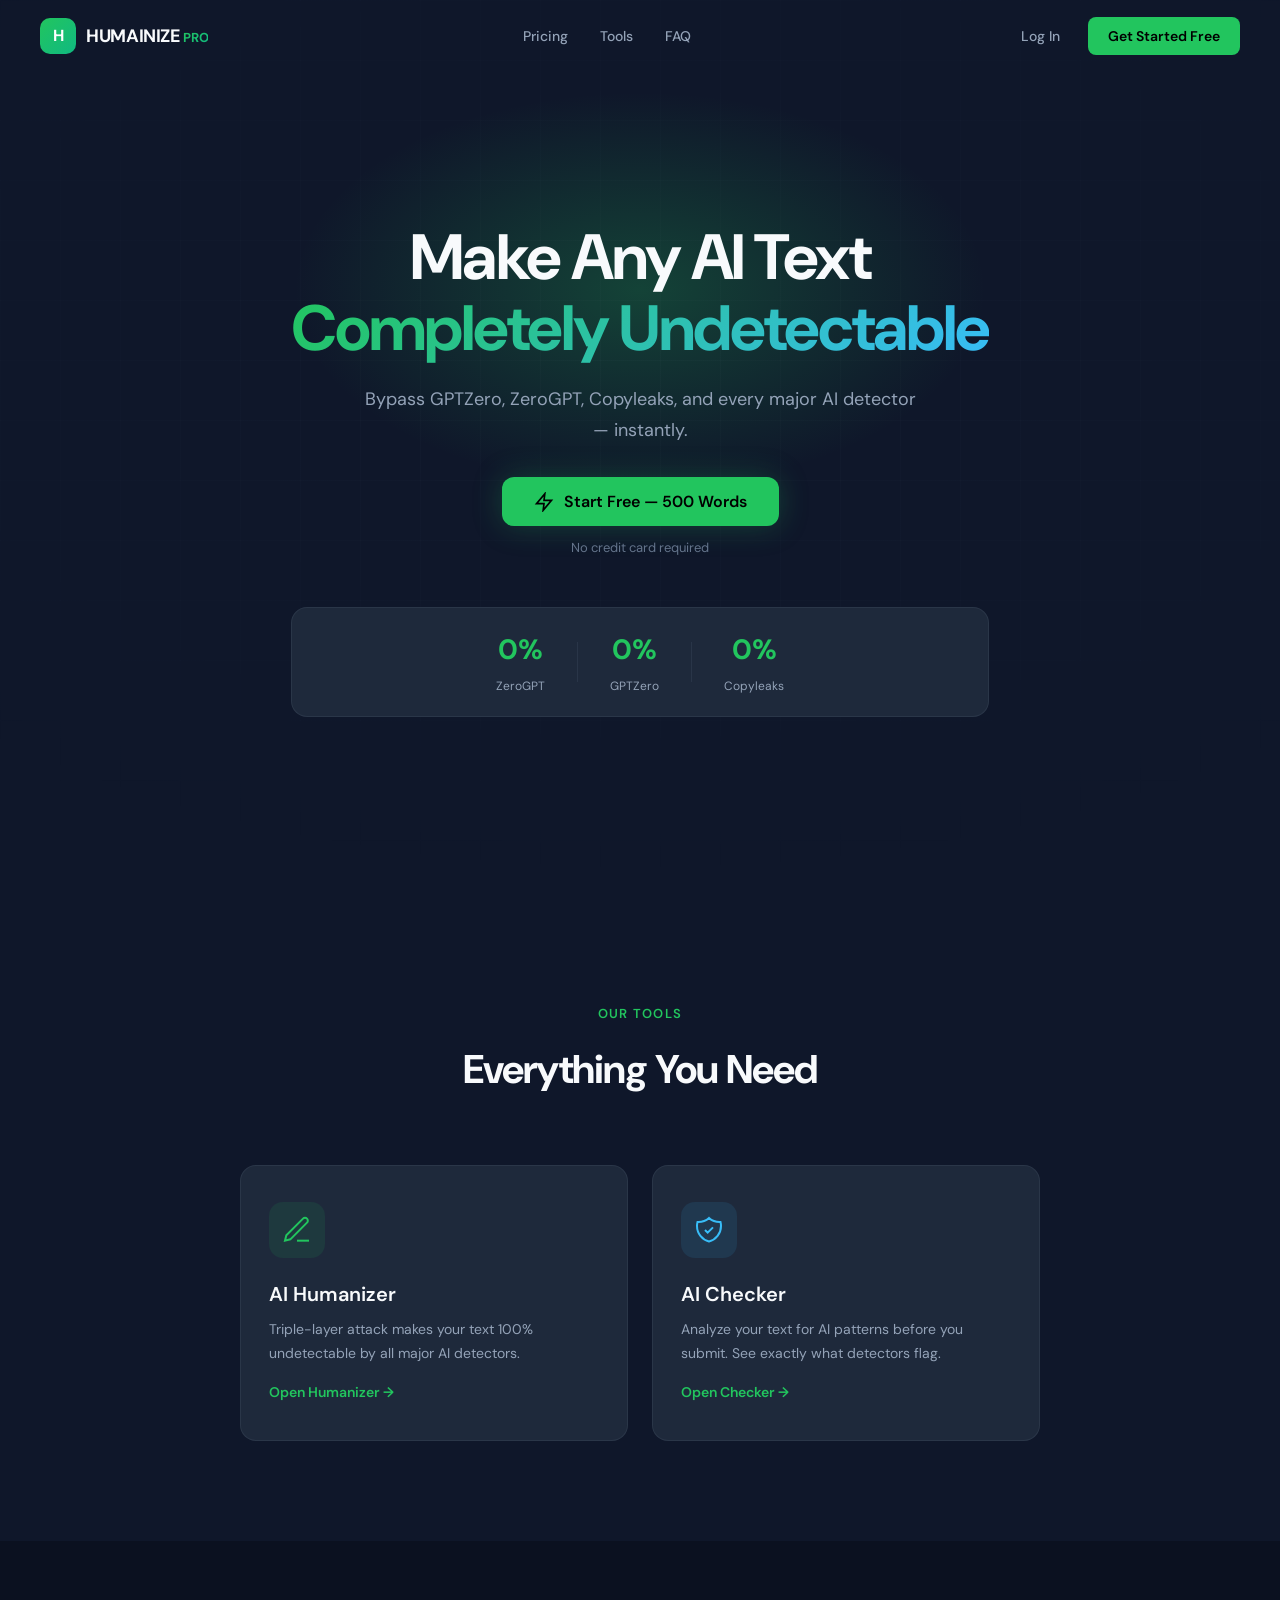
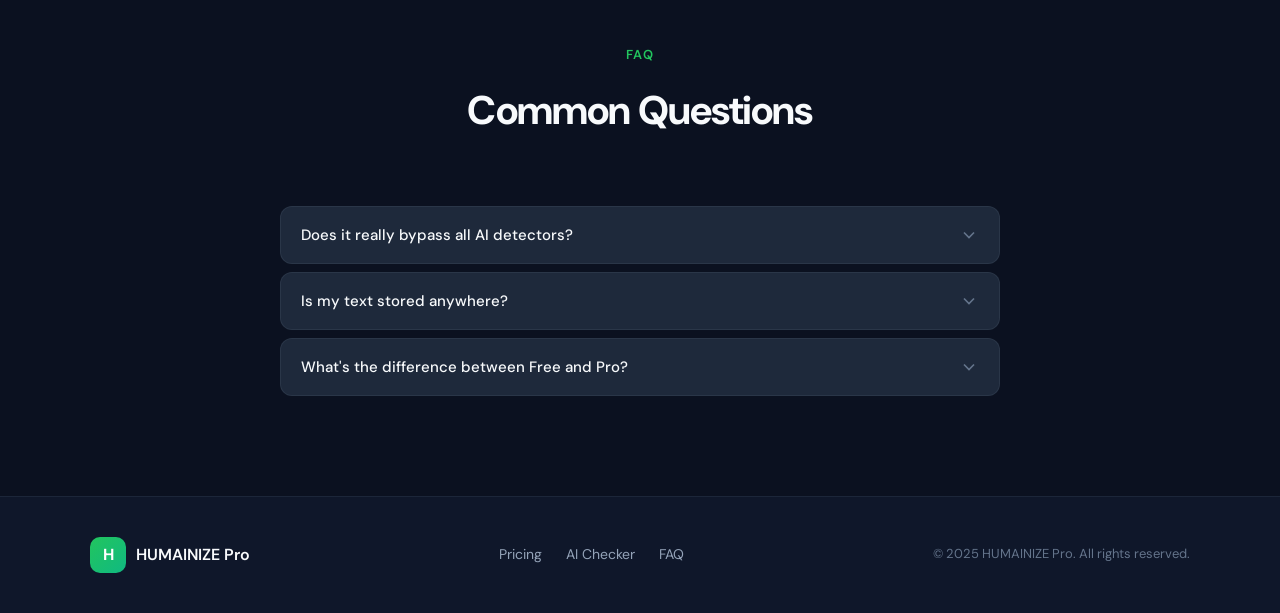
<file: settings.html>
<!DOCTYPE html>
<html lang="en">

<head>
    <meta charset="UTF-8">
    <meta name="viewport" content="width=device-width, initial-scale=1.0">
    <title>HUMAINIZE Pro — Settings</title>
    <meta name="description" content="Manage your HUMAINIZE Pro account, subscription, and payment information.">
    <meta name="theme-color" content="#0F172A">
    <link rel="icon"
        href="data:image/svg+xml,<svg xmlns='http://www.w3.org/2000/svg' viewBox='0 0 100 100'><text y='.9em' font-size='90'>⚡</text></svg>">
    <link rel="preconnect" href="https://fonts.googleapis.com">
    <link rel="preconnect" href="https://fonts.gstatic.com" crossorigin>
    <link
        href="https://fonts.googleapis.com/css2?family=DM+Sans:ital,opsz,wght@0,9..40,400;0,9..40,500;0,9..40,600;0,9..40,700;1,9..40,400&display=swap"
        rel="stylesheet">
    <link rel="stylesheet" href="landing.css">
    <link rel="stylesheet" href="pages.css">
</head>

<body>

    <!-- ─── Navbar ─── -->
    <nav class="navbar scrolled" id="navbar">
        <div class="nav-inner">
            <a class="nav-logo" href="index.html">
                <div class="nav-logo-icon">H</div>
                <span class="nav-logo-text">HUMAINIZE <span class="pro-badge">PRO</span></span>
            </a>
            <div class="nav-links" id="nav-links">
                <a href="app-page.html">Humanizer</a>
                <a href="checker.html">AI Checker</a>
                <a href="pricing.html">Pricing</a>
            </div>
            <div class="nav-actions">
                <a href="app-page.html" class="btn-cta-sm">Open Humanizer</a>
            </div>
        </div>
    </nav>

    <!-- ─── Page Hero ─── -->
    <section class="page-hero">
        <div class="section-inner">
            <span class="section-label">Settings</span>
            <h1 class="section-title">Account Settings</h1>
            <p class="section-subtitle">Manage your profile, subscription, and payment info.</p>
        </div>
    </section>

    <!-- ─── Settings ─── -->
    <section class="section" style="padding-top: 0;">
        <div class="settings-layout">

            <!-- Profile -->
            <div class="settings-card">
                <div class="settings-card-header">
                    <h2>
                        <svg width="18" height="18" viewBox="0 0 24 24" fill="none" stroke="currentColor"
                            stroke-width="2">
                            <path d="M20 21v-2a4 4 0 00-4-4H8a4 4 0 00-4 4v2" />
                            <circle cx="12" cy="7" r="4" />
                        </svg>
                        Profile
                    </h2>
                </div>
                <div class="settings-card-body">
                    <div class="settings-row">
                        <span class="settings-label">Email</span>
                        <span class="settings-value" id="settings-email">Not logged in</span>
                    </div>
                    <div class="settings-row">
                        <span class="settings-label">Account Created</span>
                        <span class="settings-value" id="settings-created">—</span>
                    </div>
                    <div class="settings-row">
                        <span class="settings-label">Password</span>
                        <div class="settings-actions">
                            <button class="btn-sm" id="btn-change-password">Change Password</button>
                        </div>
                    </div>
                </div>
                <!-- Password Change Form (hidden by default) -->
                <div class="settings-card-body" id="password-form-container"
                    style="display:none; border-top: 1px solid var(--border);">
                    <form class="settings-form" id="password-form">
                        <div class="form-group">
                            <label>Current Password</label>
                            <input type="password" class="form-input" id="current-password"
                                placeholder="Enter current password" required>
                        </div>
                        <div class="form-group">
                            <label>New Password</label>
                            <input type="password" class="form-input" id="new-password" placeholder="Min 6 characters"
                                required minlength="6">
                        </div>
                        <div style="display: flex; gap: 8px;">
                            <button type="submit" class="btn-sm btn-sm-primary">Save Password</button>
                            <button type="button" class="btn-sm" id="btn-cancel-password">Cancel</button>
                        </div>
                    </form>
                </div>
            </div>

            <!-- Subscription -->
            <div class="settings-card">
                <div class="settings-card-header">
                    <h2>
                        <svg width="18" height="18" viewBox="0 0 24 24" fill="none" stroke="currentColor"
                            stroke-width="2">
                            <path d="M21 4H3l9 7.09L21 4z" />
                            <path d="M21 4v12a2 2 0 01-2 2H5a2 2 0 01-2-2V4" />
                        </svg>
                        Subscription
                    </h2>
                </div>
                <div class="settings-card-body">
                    <div class="settings-row">
                        <span class="settings-label">Current Plan</span>
                        <span class="settings-value">
                            <span class="plan-badge" id="settings-plan-badge">Free</span>
                        </span>
                    </div>
                    <div class="settings-row">
                        <span class="settings-label">Words Used Today</span>
                        <span class="settings-value" id="settings-words-used">0 / 500</span>
                    </div>
                    <div class="settings-row">
                        <span class="settings-label">Daily Limit</span>
                        <span class="settings-value" id="settings-daily-limit">500 words</span>
                    </div>
                    <div class="settings-row" id="settings-upgrade-row">
                        <span class="settings-label">Want unlimited access?</span>
                        <div class="settings-actions">
                            <a href="pricing.html" class="btn-sm btn-sm-primary">Upgrade to Pro</a>
                        </div>
                    </div>
                    <div class="settings-row" id="settings-cancel-row" style="display:none;">
                        <span class="settings-label">Cancel Subscription</span>
                        <div class="settings-actions">
                            <button class="btn-sm btn-sm-danger" id="btn-cancel-sub">Cancel Plan</button>
                        </div>
                    </div>
                </div>
            </div>

            <!-- Payment Info -->
            <div class="settings-card">
                <div class="settings-card-header">
                    <h2>
                        <svg width="18" height="18" viewBox="0 0 24 24" fill="none" stroke="currentColor"
                            stroke-width="2">
                            <rect x="1" y="4" width="22" height="16" rx="2" ry="2" />
                            <line x1="1" y1="10" x2="23" y2="10" />
                        </svg>
                        Payment Information
                    </h2>
                </div>
                <div class="settings-card-body">
                    <div class="settings-row">
                        <span class="settings-label">Payment Method</span>
                        <span class="settings-value" id="settings-payment-method">No card on file</span>
                    </div>
                    <div class="settings-row" id="settings-payment-name-row" style="display:none;">
                        <span class="settings-label">Cardholder</span>
                        <span class="settings-value" id="settings-payment-name">—</span>
                    </div>
                    <div class="settings-row" id="settings-payment-expiry-row" style="display:none;">
                        <span class="settings-label">Expires</span>
                        <span class="settings-value" id="settings-payment-expiry">—</span>
                    </div>
                    <div class="settings-row">
                        <span class="settings-label">Billing</span>
                        <div class="settings-actions" id="settings-billing-actions">
                            <a href="pricing.html" class="btn-sm">Add Payment Method</a>
                        </div>
                    </div>
                </div>
            </div>

            <!-- Danger Zone -->
            <div class="settings-card" style="border-color: rgba(239, 68, 68, 0.2);">
                <div class="settings-card-header">
                    <h2 style="color: #EF4444;">
                        <svg width="18" height="18" viewBox="0 0 24 24" fill="none" stroke="#EF4444" stroke-width="2">
                            <path
                                d="M10.29 3.86L1.82 18a2 2 0 001.71 3h16.94a2 2 0 001.71-3L13.71 3.86a2 2 0 00-3.42 0z" />
                            <line x1="12" y1="9" x2="12" y2="13" />
                            <line x1="12" y1="17" x2="12.01" y2="17" />
                        </svg>
                        Danger Zone
                    </h2>
                </div>
                <div class="settings-card-body">
                    <div class="settings-row">
                        <span class="settings-label">Log out of your account</span>
                        <button class="btn-sm btn-sm-danger" id="btn-logout">Log Out</button>
                    </div>
                    <div class="settings-row">
                        <span class="settings-label">Permanently delete your account and all data</span>
                        <button class="btn-sm btn-sm-danger" id="btn-delete-account">Delete Account</button>
                    </div>
                </div>
            </div>

        </div>
    </section>

    <!-- Footer -->
    <footer class="footer">
        <div class="footer-inner">
            <div class="footer-brand">
                <div class="nav-logo-icon">H</div>
                <span>HUMAINIZE Pro</span>
            </div>
            <div class="footer-links">
                <a href="index.html">Home</a>
                <a href="pricing.html">Pricing</a>
                <a href="checker.html">AI Checker</a>
            </div>
            <div class="footer-copy">&copy; 2025 HUMAINIZE Pro. All rights reserved.</div>
        </div>
    </footer>

    <div class="toast" id="toast"></div>

    <script src="settings.js"></script>
</body>

</html>
</file>
<file: landing.css>
/* ═══════════════════════════════════════════════════════
   HUMAINIZE Pro — Landing Page Styles
   Design System: UI/UX Pro Max
   Colors: #0F172A bg, #1E293B surface, #22C55E CTA
   Font: DM Sans
   ═══════════════════════════════════════════════════════ */

:root {
    --bg: #0F172A;
    --bg-alt: #0B1120;
    --surface: #1E293B;
    --surface-2: #334155;
    --surface-3: #475569;
    --cta: #22C55E;
    --cta-hover: #16A34A;
    --cta-glow: rgba(34, 197, 94, 0.25);
    --text: #F8FAFC;
    --text-muted: #94A3B8;
    --text-dim: #64748B;
    --border: rgba(148, 163, 184, 0.1);
    --border-hover: rgba(148, 163, 184, 0.2);
    --radius: 12px;
    --radius-lg: 16px;
    --radius-xl: 24px;
    --font: 'DM Sans', -apple-system, BlinkMacSystemFont, sans-serif;
}

*,
*::before,
*::after {
    margin: 0;
    padding: 0;
    box-sizing: border-box;
}

html {
    scroll-behavior: smooth;
}

body {
    font-family: var(--font);
    background: var(--bg);
    color: var(--text);
    line-height: 1.6;
    overflow-x: hidden;
    -webkit-font-smoothing: antialiased;
}

/* ─── Navbar ─── */
.navbar {
    position: fixed;
    top: 0;
    left: 0;
    right: 0;
    z-index: 100;
    padding: 0 24px;
    transition: background 0.3s, box-shadow 0.3s;
}

.navbar.scrolled {
    background: rgba(15, 23, 42, 0.9);
    backdrop-filter: blur(20px);
    -webkit-backdrop-filter: blur(20px);
    box-shadow: 0 1px 0 var(--border);
}

.nav-inner {
    max-width: 1200px;
    margin: 0 auto;
    display: flex;
    align-items: center;
    justify-content: space-between;
    height: 72px;
    gap: 32px;
}

.nav-logo {
    display: flex;
    align-items: center;
    gap: 10px;
    text-decoration: none;
    color: var(--text);
}

.nav-logo-icon {
    width: 36px;
    height: 36px;
    background: linear-gradient(135deg, var(--cta), #10B981);
    border-radius: 10px;
    display: flex;
    align-items: center;
    justify-content: center;
    font-weight: 700;
    font-size: 16px;
    color: white;
}

.nav-logo-text {
    font-weight: 700;
    font-size: 18px;
    letter-spacing: -0.02em;
}

.pro-badge {
    background: linear-gradient(135deg, var(--cta), #10B981);
    -webkit-background-clip: text;
    -webkit-text-fill-color: transparent;
    background-clip: text;
    font-size: 13px;
    font-weight: 700;
}

.nav-links {
    display: flex;
    gap: 32px;
}

.nav-links a {
    text-decoration: none;
    color: var(--text-muted);
    font-size: 14px;
    font-weight: 500;
    transition: color 0.2s;
    cursor: pointer;
}

.nav-links a:hover {
    color: var(--text);
}

.nav-actions {
    display: flex;
    align-items: center;
    gap: 12px;
}

.btn-ghost {
    background: none;
    border: none;
    color: var(--text-muted);
    font-family: var(--font);
    font-size: 14px;
    font-weight: 500;
    padding: 8px 16px;
    cursor: pointer;
    transition: color 0.2s;
}

.btn-ghost:hover {
    color: var(--text);
}

.btn-cta-sm {
    background: var(--cta);
    color: #000;
    font-family: var(--font);
    font-size: 14px;
    font-weight: 600;
    padding: 8px 20px;
    border-radius: 8px;
    text-decoration: none;
    transition: background 0.2s, transform 0.2s;
    cursor: pointer;
}

.btn-cta-sm:hover {
    background: var(--cta-hover);
    transform: translateY(-1px);
}

.nav-hamburger {
    display: none;
    flex-direction: column;
    gap: 5px;
    background: none;
    border: none;
    cursor: pointer;
    padding: 8px;
}

.nav-hamburger span {
    display: block;
    width: 22px;
    height: 2px;
    background: var(--text);
    border-radius: 1px;
    transition: transform 0.3s, opacity 0.3s;
}

/* ─── Hero ─── */
.hero {
    position: relative;
    min-height: 100vh;
    display: flex;
    align-items: center;
    justify-content: center;
    text-align: center;
    padding: 120px 24px 80px;
    overflow: hidden;
}

.hero-glow {
    position: absolute;
    top: 10%;
    left: 50%;
    transform: translateX(-50%);
    width: 700px;
    height: 400px;
    background: radial-gradient(ellipse, var(--cta-glow), transparent 70%);
    pointer-events: none;
    animation: glowPulse 4s ease-in-out infinite alternate;
}

@keyframes glowPulse {
    0% {
        opacity: 0.5;
        transform: translateX(-50%) scale(1);
    }

    100% {
        opacity: 0.8;
        transform: translateX(-50%) scale(1.1);
    }
}

.hero-grid {
    position: absolute;
    inset: 0;
    background-image:
        linear-gradient(rgba(148, 163, 184, 0.03) 1px, transparent 1px),
        linear-gradient(90deg, rgba(148, 163, 184, 0.03) 1px, transparent 1px);
    background-size: 60px 60px;
    mask-image: radial-gradient(ellipse 80% 60% at 50% 40%, black, transparent);
    -webkit-mask-image: radial-gradient(ellipse 80% 60% at 50% 40%, black, transparent);
    pointer-events: none;
}

.hero-content {
    position: relative;
    z-index: 2;
    max-width: 800px;
}

.hero-pill {
    display: inline-flex;
    align-items: center;
    gap: 8px;
    background: rgba(34, 197, 94, 0.1);
    border: 1px solid rgba(34, 197, 94, 0.2);
    border-radius: 100px;
    padding: 6px 16px;
    font-size: 13px;
    font-weight: 500;
    color: var(--cta);
    margin-bottom: 28px;
}

.hero-title {
    font-size: clamp(36px, 6vw, 64px);
    font-weight: 700;
    line-height: 1.1;
    letter-spacing: -0.03em;
    margin-bottom: 20px;
}

.gradient-text {
    background: linear-gradient(135deg, var(--cta), #38BDF8, var(--cta));
    background-size: 200% 200%;
    -webkit-background-clip: text;
    -webkit-text-fill-color: transparent;
    background-clip: text;
    animation: gradientShift 6s ease infinite;
}

@keyframes gradientShift {

    0%,
    100% {
        background-position: 0% 50%;
    }

    50% {
        background-position: 100% 50%;
    }
}

.hero-subtitle {
    font-size: 18px;
    color: var(--text-muted);
    max-width: 560px;
    margin: 0 auto 32px;
    line-height: 1.7;
}

.hero-cta {
    display: flex;
    flex-direction: column;
    align-items: center;
    gap: 12px;
    margin-bottom: 48px;
}

.btn-primary-lg {
    display: inline-flex;
    align-items: center;
    gap: 10px;
    background: var(--cta);
    color: #000;
    font-family: var(--font);
    font-size: 16px;
    font-weight: 600;
    padding: 14px 32px;
    border: none;
    border-radius: var(--radius);
    cursor: pointer;
    transition: background 0.2s, transform 0.2s, box-shadow 0.2s;
    box-shadow: 0 0 30px var(--cta-glow);
}

.btn-primary-lg:hover {
    background: var(--cta-hover);
    transform: translateY(-2px);
    box-shadow: 0 0 50px var(--cta-glow);
}

.hero-note {
    font-size: 13px;
    color: var(--text-dim);
}

.hero-proof {
    display: flex;
    align-items: center;
    justify-content: center;
    gap: 32px;
    padding: 20px 32px;
    background: var(--surface);
    border: 1px solid var(--border);
    border-radius: var(--radius-lg);
}

.proof-item {
    text-align: center;
}

.proof-score {
    font-size: 28px;
    font-weight: 700;
    color: var(--cta);
}

.proof-label {
    font-size: 12px;
    color: var(--text-muted);
    margin-top: 4px;
}

.proof-divider {
    width: 1px;
    height: 40px;
    background: var(--border);
}

/* ─── Logos Bar ─── */
.logos-bar {
    padding: 40px 24px;
    text-align: center;
    border-top: 1px solid var(--border);
    border-bottom: 1px solid var(--border);
}

.logos-label {
    font-size: 13px;
    color: var(--text-dim);
    text-transform: uppercase;
    letter-spacing: 0.1em;
    margin-bottom: 20px;
}

.logos-row {
    display: flex;
    flex-wrap: wrap;
    justify-content: center;
    gap: 12px;
    max-width: 800px;
    margin: 0 auto;
}

.logo-pill {
    padding: 8px 20px;
    background: var(--surface);
    border: 1px solid var(--border);
    border-radius: 100px;
    font-size: 13px;
    font-weight: 500;
    color: var(--text-muted);
}

/* ─── Sections ─── */
.section {
    padding: 100px 24px;
}

.section-alt {
    background: var(--bg-alt);
}

.section-inner {
    max-width: 1100px;
    margin: 0 auto;
}

.section-narrow {
    max-width: 720px;
}

.section-header {
    text-align: center;
    margin-bottom: 64px;
}

.section-label {
    display: inline-block;
    font-size: 13px;
    font-weight: 600;
    color: var(--cta);
    text-transform: uppercase;
    letter-spacing: 0.1em;
    margin-bottom: 12px;
}

.section-title {
    font-size: clamp(28px, 4vw, 40px);
    font-weight: 700;
    letter-spacing: -0.02em;
    margin-bottom: 16px;
}

.section-subtitle {
    font-size: 16px;
    color: var(--text-muted);
    max-width: 520px;
    margin: 0 auto;
}

/* ─── Steps (How It Works) ─── */
.steps-grid {
    display: grid;
    grid-template-columns: repeat(3, 1fr);
    gap: 24px;
}

.step-card {
    position: relative;
    padding: 36px 28px;
    background: var(--surface);
    border: 1px solid var(--border);
    border-radius: var(--radius-lg);
    transition: border-color 0.3s, transform 0.3s;
    cursor: pointer;
}

.step-card:hover {
    border-color: var(--border-hover);
    transform: translateY(-4px);
}

.step-number {
    font-size: 48px;
    font-weight: 700;
    color: rgba(34, 197, 94, 0.15);
    position: absolute;
    top: 16px;
    right: 20px;
}

.step-icon {
    width: 48px;
    height: 48px;
    background: rgba(34, 197, 94, 0.1);
    border-radius: 12px;
    display: flex;
    align-items: center;
    justify-content: center;
    margin-bottom: 20px;
    color: var(--cta);
}

.step-card h3 {
    font-size: 18px;
    font-weight: 600;
    margin-bottom: 10px;
}

.step-card p {
    font-size: 14px;
    color: var(--text-muted);
    line-height: 1.7;
}

/* ─── Features Grid ─── */
.features-grid {
    display: grid;
    grid-template-columns: repeat(3, 1fr);
    gap: 20px;
}

.feature-card {
    padding: 28px 24px;
    background: var(--surface);
    border: 1px solid var(--border);
    border-radius: var(--radius);
    transition: border-color 0.3s, transform 0.3s;
    cursor: pointer;
}

.feature-card:hover {
    border-color: var(--border-hover);
    transform: translateY(-2px);
}

.feature-icon {
    width: 40px;
    height: 40px;
    background: rgba(34, 197, 94, 0.1);
    border-radius: 10px;
    display: flex;
    align-items: center;
    justify-content: center;
    margin-bottom: 16px;
    color: var(--cta);
}

.feature-card h3 {
    font-size: 16px;
    font-weight: 600;
    margin-bottom: 8px;
}

.feature-card p {
    font-size: 14px;
    color: var(--text-muted);
    line-height: 1.6;
}

/* ─── Pricing ─── */
.pricing-grid {
    display: grid;
    grid-template-columns: repeat(2, 1fr);
    gap: 24px;
    max-width: 720px;
    margin: 0 auto;
}

.pricing-card {
    position: relative;
    padding: 36px 32px;
    background: var(--surface);
    border: 1px solid var(--border);
    border-radius: var(--radius-lg);
    text-align: center;
}

.pricing-featured {
    border-color: var(--cta);
    background: linear-gradient(180deg, rgba(34, 197, 94, 0.05), var(--surface));
    box-shadow: 0 0 40px rgba(34, 197, 94, 0.1);
}

.pricing-popular {
    position: absolute;
    top: -12px;
    left: 50%;
    transform: translateX(-50%);
    background: var(--cta);
    color: #000;
    font-size: 12px;
    font-weight: 700;
    padding: 4px 16px;
    border-radius: 100px;
    text-transform: uppercase;
    letter-spacing: 0.05em;
}

.pricing-name {
    font-size: 16px;
    font-weight: 600;
    color: var(--text-muted);
    margin-bottom: 8px;
}

.pricing-price {
    font-size: 48px;
    font-weight: 700;
    letter-spacing: -0.03em;
}

.pricing-period {
    font-size: 14px;
    color: var(--text-dim);
    margin-bottom: 28px;
}

.pricing-features {
    list-style: none;
    text-align: left;
    margin-bottom: 28px;
}

.pricing-features li {
    display: flex;
    align-items: center;
    gap: 10px;
    font-size: 14px;
    color: var(--text-muted);
    padding: 8px 0;
    border-bottom: 1px solid var(--border);
}

.pricing-features li:last-child {
    border-bottom: none;
}

.pricing-features li strong {
    color: var(--text);
}

.feature-disabled {
    opacity: 0.4;
}

.btn-pricing {
    width: 100%;
    padding: 12px;
    background: var(--surface-2);
    border: 1px solid var(--border);
    border-radius: var(--radius);
    color: var(--text);
    font-family: var(--font);
    font-size: 15px;
    font-weight: 600;
    cursor: pointer;
    transition: background 0.2s, transform 0.2s;
}

.btn-pricing:hover {
    background: var(--surface-3);
    transform: translateY(-1px);
}

.btn-pricing-pro {
    background: var(--cta);
    color: #000;
    border-color: transparent;
}

.btn-pricing-pro:hover {
    background: var(--cta-hover);
}

/* ─── FAQ ─── */
.faq-list {
    display: flex;
    flex-direction: column;
    gap: 8px;
}

.faq-item {
    background: var(--surface);
    border: 1px solid var(--border);
    border-radius: var(--radius);
    overflow: hidden;
}

.faq-question {
    width: 100%;
    display: flex;
    justify-content: space-between;
    align-items: center;
    padding: 18px 20px;
    background: none;
    border: none;
    color: var(--text);
    font-family: var(--font);
    font-size: 15px;
    font-weight: 500;
    text-align: left;
    cursor: pointer;
    transition: color 0.2s;
}

.faq-question:hover {
    color: var(--cta);
}

.faq-chevron {
    flex-shrink: 0;
    transition: transform 0.3s;
    color: var(--text-dim);
}

.faq-item.open .faq-chevron {
    transform: rotate(180deg);
}

.faq-answer {
    max-height: 0;
    overflow: hidden;
    transition: max-height 0.4s ease, padding 0.3s;
}

.faq-item.open .faq-answer {
    max-height: 300px;
    padding: 0 20px 18px;
}

.faq-answer p {
    font-size: 14px;
    color: var(--text-muted);
    line-height: 1.7;
}

/* ─── Final CTA ─── */
.section-cta {
    position: relative;
    padding: 100px 24px;
    text-align: center;
    overflow: hidden;
}

.cta-glow {
    position: absolute;
    top: 50%;
    left: 50%;
    transform: translate(-50%, -50%);
    width: 500px;
    height: 300px;
    background: radial-gradient(ellipse, var(--cta-glow), transparent 70%);
    pointer-events: none;
}

.cta-title {
    font-size: clamp(28px, 4vw, 36px);
    font-weight: 700;
    letter-spacing: -0.02em;
    margin-bottom: 16px;
    position: relative;
}

.cta-subtitle {
    font-size: 16px;
    color: var(--text-muted);
    margin-bottom: 32px;
    position: relative;
}

/* ─── Footer ─── */
.footer {
    border-top: 1px solid var(--border);
    padding: 40px 24px;
}

.footer-inner {
    max-width: 1100px;
    margin: 0 auto;
    display: flex;
    align-items: center;
    justify-content: space-between;
    flex-wrap: wrap;
    gap: 20px;
}

.footer-brand {
    display: flex;
    align-items: center;
    gap: 10px;
    font-weight: 600;
}

.footer-links {
    display: flex;
    gap: 24px;
}

.footer-links a {
    color: var(--text-muted);
    text-decoration: none;
    font-size: 14px;
    transition: color 0.2s;
}

.footer-links a:hover {
    color: var(--text);
}

.footer-copy {
    font-size: 13px;
    color: var(--text-dim);
}

/* ─── Auth Modal ─── */
.modal-overlay {
    position: fixed;
    inset: 0;
    z-index: 200;
    background: rgba(0, 0, 0, 0.7);
    backdrop-filter: blur(8px);
    -webkit-backdrop-filter: blur(8px);
    display: flex;
    align-items: center;
    justify-content: center;
    padding: 24px;
    opacity: 0;
    visibility: hidden;
    transition: opacity 0.3s, visibility 0.3s;
}

.modal-overlay.active {
    opacity: 1;
    visibility: visible;
}

.modal-card {
    width: 100%;
    max-width: 420px;
    background: var(--surface);
    border: 1px solid var(--border);
    border-radius: var(--radius-xl);
    padding: 36px 32px;
    position: relative;
    transform: translateY(20px) scale(0.97);
    transition: transform 0.3s;
}

.modal-overlay.active .modal-card {
    transform: translateY(0) scale(1);
}

.modal-close {
    position: absolute;
    top: 16px;
    right: 16px;
    background: none;
    border: none;
    color: var(--text-dim);
    cursor: pointer;
    padding: 4px;
    transition: color 0.2s;
}

.modal-close:hover {
    color: var(--text);
}

.modal-header {
    text-align: center;
    margin-bottom: 28px;
}

.modal-logo {
    width: 48px;
    height: 48px;
    font-size: 20px;
    margin: 0 auto 16px;
}

.modal-title {
    font-size: 22px;
    font-weight: 700;
    margin-bottom: 6px;
}

.modal-subtitle {
    font-size: 14px;
    color: var(--text-muted);
}

.auth-form {
    display: flex;
    flex-direction: column;
    gap: 16px;
}

.form-group {
    display: flex;
    flex-direction: column;
    gap: 6px;
}

.form-group label {
    font-size: 13px;
    font-weight: 500;
    color: var(--text-muted);
}

.form-input {
    width: 100%;
    padding: 12px 14px;
    background: var(--bg);
    border: 1px solid var(--border);
    border-radius: 8px;
    color: var(--text);
    font-family: var(--font);
    font-size: 14px;
    transition: border-color 0.2s;
    outline: none;
}

.form-input:focus {
    border-color: var(--cta);
}

.form-input::placeholder {
    color: var(--text-dim);
}

.btn-auth {
    width: 100%;
    padding: 12px;
    background: var(--cta);
    color: #000;
    border: none;
    border-radius: 8px;
    font-family: var(--font);
    font-size: 15px;
    font-weight: 600;
    cursor: pointer;
    transition: background 0.2s;
}

.btn-auth:hover {
    background: var(--cta-hover);
}

.auth-divider {
    display: flex;
    align-items: center;
    gap: 12px;
    margin: 20px 0;
}

.auth-divider::before,
.auth-divider::after {
    content: '';
    flex: 1;
    height: 1px;
    background: var(--border);
}

.auth-divider span {
    font-size: 13px;
    color: var(--text-dim);
}

.btn-google {
    width: 100%;
    display: flex;
    align-items: center;
    justify-content: center;
    gap: 12px;
    padding: 12px;
    background: var(--bg);
    border: 1px solid var(--border);
    border-radius: 8px;
    color: var(--text);
    font-family: var(--font);
    font-size: 14px;
    font-weight: 500;
    cursor: pointer;
    transition: border-color 0.2s, background 0.2s;
}

.btn-google:hover {
    border-color: var(--border-hover);
    background: var(--surface-2);
}

.auth-switch {
    text-align: center;
    font-size: 13px;
    color: var(--text-muted);
    margin-top: 20px;
}

.auth-switch-btn {
    background: none;
    border: none;
    color: var(--cta);
    font-family: var(--font);
    font-size: 13px;
    font-weight: 600;
    cursor: pointer;
}

.auth-switch-btn:hover {
    text-decoration: underline;
}

/* ─── Responsive ─── */
@media (max-width: 768px) {

    .nav-links,
    .nav-actions {
        display: none;
    }

    .nav-hamburger {
        display: flex;
    }

    .nav-links.mobile-open {
        display: flex;
        flex-direction: column;
        position: absolute;
        top: 72px;
        left: 0;
        right: 0;
        background: rgba(15, 23, 42, 0.98);
        backdrop-filter: blur(20px);
        padding: 24px;
        gap: 16px;
        border-bottom: 1px solid var(--border);
    }

    .nav-actions.mobile-open {
        display: flex;
        position: absolute;
        top: 260px;
        left: 0;
        right: 0;
        background: rgba(15, 23, 42, 0.98);
        padding: 0 24px 24px;
        border-bottom: 1px solid var(--border);
    }

    .hero {
        min-height: auto;
        padding: 140px 20px 60px;
    }

    .hero-proof {
        flex-direction: column;
        gap: 16px;
    }

    .proof-divider {
        width: 40px;
        height: 1px;
    }

    .steps-grid,
    .features-grid {
        grid-template-columns: 1fr;
    }

    .pricing-grid {
        grid-template-columns: 1fr;
        max-width: 400px;
    }

    .footer-inner {
        flex-direction: column;
        text-align: center;
    }
}

@media (max-width: 480px) {
    .hero-title {
        font-size: 32px;
    }

    .logos-row {
        gap: 8px;
    }

    .logo-pill {
        padding: 6px 14px;
        font-size: 12px;
    }

    .modal-card {
        padding: 28px 24px;
    }
}

/* ─── Animations ─── */
@media (prefers-reduced-motion: no-preference) {

    .step-card,
    .feature-card,
    .pricing-card,
    .faq-item {
        animation: fadeInUp 0.6s ease backwards;
    }

    .step-card:nth-child(2),
    .feature-card:nth-child(2) {
        animation-delay: 0.1s;
    }

    .step-card:nth-child(3),
    .feature-card:nth-child(3) {
        animation-delay: 0.2s;
    }

    .feature-card:nth-child(4) {
        animation-delay: 0.3s;
    }

    .feature-card:nth-child(5) {
        animation-delay: 0.4s;
    }

    .feature-card:nth-child(6) {
        animation-delay: 0.5s;
    }
}

@keyframes fadeInUp {
    from {
        opacity: 0;
        transform: translateY(20px);
    }

    to {
        opacity: 1;
        transform: translateY(0);
    }
}

/* ─── Tools Grid ─── */
.tools-grid {
    display: grid;
    grid-template-columns: repeat(2, 1fr);
    gap: 24px;
    max-width: 800px;
    margin: 0 auto;
}

.tool-card {
    display: flex;
    flex-direction: column;
    padding: 36px 28px;
    background: var(--surface);
    border: 1px solid var(--border);
    border-radius: var(--radius-lg);
    text-decoration: none;
    color: var(--text);
    transition: border-color 0.3s, transform 0.3s;
    cursor: pointer;
}

.tool-card:hover {
    border-color: var(--cta);
    transform: translateY(-4px);
}

.tool-icon {
    width: 56px;
    height: 56px;
    background: rgba(34, 197, 94, 0.1);
    border-radius: 14px;
    display: flex;
    align-items: center;
    justify-content: center;
    margin-bottom: 20px;
    color: var(--cta);
}

.tool-icon-blue {
    background: rgba(56, 189, 248, 0.1);
    color: #38BDF8;
}

.tool-card h3 {
    font-size: 20px;
    font-weight: 600;
    margin-bottom: 8px;
}

.tool-card p {
    font-size: 14px;
    color: var(--text-muted);
    line-height: 1.7;
    flex: 1;
}

.tool-cta {
    display: inline-block;
    margin-top: 16px;
    font-size: 14px;
    font-weight: 600;
    color: var(--cta);
}

.tool-card:hover .tool-cta {
    text-decoration: underline;
}

.faq-answer a {
    color: var(--cta);
    text-decoration: none;
}

.faq-answer a:hover {
    text-decoration: underline;
}

@media (max-width: 600px) {
    .tools-grid {
        grid-template-columns: 1fr;
    }
}
</file>
<file: app-page.css>
/* ═══════════════════════════════════════════════════════
   HUMAINIZE Pro — App Page Styles
   Premium dark SaaS theme for the humanizer tool
   ═══════════════════════════════════════════════════════ */

:root {
    --bg: #0F172A;
    --bg-alt: #0B1120;
    --surface: #1E293B;
    --surface-2: #334155;
    --surface-3: #475569;
    --cta: #22C55E;
    --cta-hover: #16A34A;
    --cta-glow: rgba(34, 197, 94, 0.25);
    --text: #F8FAFC;
    --text-muted: #94A3B8;
    --text-dim: #64748B;
    --border: rgba(148, 163, 184, 0.1);
    --border-hover: rgba(148, 163, 184, 0.2);
    --danger: #EF4444;
    --warning: #F59E0B;
    --success: #22C55E;
    --radius: 12px;
    --radius-lg: 16px;
    --font: 'DM Sans', -apple-system, BlinkMacSystemFont, sans-serif;
}

*,
*::before,
*::after {
    margin: 0;
    padding: 0;
    box-sizing: border-box;
}

body {
    font-family: var(--font);
    background: var(--bg);
    color: var(--text);
    line-height: 1.6;
    overflow-x: hidden;
    -webkit-font-smoothing: antialiased;
}

/* ─── App Header ─── */
.app-header {
    position: sticky;
    top: 0;
    z-index: 100;
    background: rgba(15, 23, 42, 0.95);
    backdrop-filter: blur(20px);
    -webkit-backdrop-filter: blur(20px);
    border-bottom: 1px solid var(--border);
}

.app-header-inner {
    max-width: 1400px;
    margin: 0 auto;
    display: flex;
    align-items: center;
    justify-content: space-between;
    padding: 0 24px;
    height: 64px;
    gap: 20px;
}

.nav-logo {
    display: flex;
    align-items: center;
    gap: 10px;
    text-decoration: none;
    color: var(--text);
    flex-shrink: 0;
}

.nav-logo-icon {
    width: 32px;
    height: 32px;
    background: linear-gradient(135deg, var(--cta), #10B981);
    border-radius: 8px;
    display: flex;
    align-items: center;
    justify-content: center;
    font-weight: 700;
    font-size: 14px;
    color: white;
}

.nav-logo-text {
    font-weight: 700;
    font-size: 16px;
    letter-spacing: -0.02em;
}

.pro-badge {
    background: linear-gradient(135deg, var(--cta), #10B981);
    -webkit-background-clip: text;
    -webkit-text-fill-color: transparent;
    background-clip: text;
    font-size: 12px;
    font-weight: 700;
}

/* Score Section */
.score-section {
    display: flex;
    align-items: center;
    gap: 10px;
}

.score-ring-container {
    position: relative;
    width: 40px;
    height: 40px;
}

.score-ring-svg {
    width: 100%;
    height: 100%;
}

.score-ring-bg {
    fill: none;
    stroke: var(--surface-2);
    stroke-width: 3;
}

.score-ring-fill {
    fill: none;
    stroke: url(#scoreGradient);
    stroke-width: 3;
    stroke-linecap: round;
    stroke-dasharray: 125.66;
    stroke-dashoffset: 125.66;
    transform: rotate(-90deg);
    transform-origin: center;
    transition: stroke-dashoffset 0.6s ease;
}

.score-value {
    position: absolute;
    inset: 0;
    display: flex;
    align-items: center;
    justify-content: center;
    font-weight: 700;
    font-size: 11px;
}

.score-label {
    font-size: 11px;
    font-weight: 600;
    color: var(--text);
}

.score-status {
    font-size: 11px;
    color: var(--text-dim);
}

/* Header Actions */
.app-header-actions {
    display: flex;
    align-items: center;
    gap: 12px;
}

.btn {
    display: inline-flex;
    align-items: center;
    gap: 6px;
    font-family: var(--font);
    font-size: 13px;
    font-weight: 500;
    border: none;
    border-radius: 8px;
    padding: 8px 14px;
    cursor: pointer;
    transition: background 0.2s, color 0.2s, transform 0.2s;
}

.btn-secondary {
    background: var(--surface);
    color: var(--text-muted);
    border: 1px solid var(--border);
}

.btn-secondary:hover {
    background: var(--surface-2);
    color: var(--text);
}

.btn-primary {
    background: var(--cta);
    color: #000;
    font-weight: 600;
}

.btn-primary:hover {
    background: var(--cta-hover);
    transform: translateY(-1px);
}

.btn-ghost {
    background: none;
    border: none;
    color: var(--text-muted);
    padding: 6px;
    cursor: pointer;
    transition: color 0.2s;
}

.btn-ghost:hover {
    color: var(--text);
}

/* Writing Mode Toggle */
.mode-control {
    display: flex;
    flex-direction: column;
    gap: 4px;
}

.mode-title {
    font-size: 11px;
    font-weight: 600;
    color: var(--text-muted);
    text-transform: uppercase;
    letter-spacing: 0.05em;
}

.mode-toggle {
    display: flex;
    background: var(--surface);
    border: 1px solid var(--border);
    border-radius: 8px;
    overflow: hidden;
}

.mode-btn {
    display: inline-flex;
    align-items: center;
    gap: 5px;
    padding: 6px 12px;
    background: none;
    border: none;
    font-family: var(--font);
    font-size: 11px;
    font-weight: 500;
    color: var(--text-dim);
    cursor: pointer;
    transition: all 0.2s;
    white-space: nowrap;
}

.mode-btn:hover {
    color: var(--text-muted);
}

.mode-btn.active {
    background: var(--cta);
    color: #000;
    font-weight: 600;
}

.mode-btn.active svg {
    stroke: #000;
}

/* Strength Slider */
.strength-control {
    display: flex;
    flex-direction: column;
    gap: 4px;
    min-width: 140px;
}

.strength-header {
    display: flex;
    justify-content: space-between;
    align-items: center;
}

.strength-title {
    font-size: 11px;
    font-weight: 600;
    color: var(--text-muted);
    text-transform: uppercase;
    letter-spacing: 0.05em;
}

.strength-label {
    font-size: 11px;
    font-weight: 600;
    color: var(--cta);
}

.strength-slider {
    -webkit-appearance: none;
    width: 100%;
    height: 4px;
    background: var(--surface-2);
    border-radius: 4px;
    outline: none;
}

.strength-slider::-webkit-slider-thumb {
    -webkit-appearance: none;
    width: 16px;
    height: 16px;
    background: var(--cta);
    border-radius: 50%;
    cursor: pointer;
    box-shadow: 0 0 8px var(--cta-glow);
}

.strength-ticks {
    display: flex;
    justify-content: space-between;
    font-size: 9px;
    color: var(--text-dim);
}

/* User Menu */
.user-menu {
    display: flex;
    align-items: center;
    gap: 12px;
    position: relative;
}

.usage-badge {
    display: flex;
    align-items: center;
    gap: 4px;
    padding: 4px 12px;
    background: rgba(34, 197, 94, 0.1);
    border: 1px solid rgba(34, 197, 94, 0.2);
    border-radius: 100px;
    font-size: 12px;
    font-weight: 500;
    color: var(--cta);
}

.usage-badge.low {
    background: rgba(245, 158, 11, 0.1);
    border-color: rgba(245, 158, 11, 0.2);
    color: var(--warning);
}

.usage-badge.empty {
    background: rgba(239, 68, 68, 0.1);
    border-color: rgba(239, 68, 68, 0.2);
    color: var(--danger);
}

.usage-badge.pro {
    background: rgba(34, 197, 94, 0.1);
    border-color: rgba(34, 197, 94, 0.2);
    color: var(--cta);
}

.user-avatar {
    width: 32px;
    height: 32px;
    background: var(--surface-2);
    border: 1px solid var(--border);
    border-radius: 50%;
    display: flex;
    align-items: center;
    justify-content: center;
    font-size: 13px;
    font-weight: 600;
    color: var(--text-muted);
    cursor: pointer;
    transition: border-color 0.2s;
}

.user-avatar:hover {
    border-color: var(--border-hover);
}

.user-dropdown {
    position: absolute;
    top: calc(100% + 8px);
    right: 0;
    width: 220px;
    background: var(--surface);
    border: 1px solid var(--border);
    border-radius: var(--radius);
    padding: 12px 0;
    opacity: 0;
    visibility: hidden;
    transform: translateY(-4px);
    transition: opacity 0.2s, visibility 0.2s, transform 0.2s;
    box-shadow: 0 8px 32px rgba(0, 0, 0, 0.4);
}

.user-dropdown.open {
    opacity: 1;
    visibility: visible;
    transform: translateY(0);
}

.dropdown-email {
    padding: 4px 16px;
    font-size: 13px;
    font-weight: 500;
    color: var(--text);
}

.dropdown-plan {
    padding: 2px 16px 8px;
    font-size: 12px;
    color: var(--text-dim);
}

.dropdown-divider {
    height: 1px;
    background: var(--border);
    margin: 4px 0;
}

.dropdown-item {
    display: flex;
    align-items: center;
    gap: 10px;
    width: 100%;
    padding: 8px 16px;
    background: none;
    border: none;
    color: var(--text-muted);
    font-family: var(--font);
    font-size: 13px;
    cursor: pointer;
    transition: background 0.2s, color 0.2s;
}

.dropdown-item:hover {
    background: var(--surface-2);
    color: var(--text);
}

.dropdown-logout {
    color: var(--danger);
}

.dropdown-logout:hover {
    color: var(--danger);
    background: rgba(239, 68, 68, 0.1);
}

/* Usage Bar */
.usage-bar-container {
    padding: 8px 24px 10px;
    max-width: 1400px;
    margin: 0 auto;
}

.usage-bar-container.hidden {
    display: none;
}

.usage-bar-inner {
    display: flex;
    align-items: center;
    gap: 12px;
}

.usage-bar-track {
    flex: 1;
    height: 4px;
    background: var(--surface-2);
    border-radius: 4px;
    overflow: hidden;
}

.usage-bar-fill {
    height: 100%;
    background: var(--cta);
    border-radius: 4px;
    transition: width 0.4s ease, background 0.3s;
}

.usage-bar-fill.warning {
    background: var(--warning);
}

.usage-bar-fill.danger {
    background: var(--danger);
}

.usage-bar-text {
    font-size: 11px;
    color: var(--text-dim);
    flex-shrink: 0;
}

/* ─── Main Layout ─── */
.app-main {
    display: grid;
    grid-template-columns: 1fr 1fr;
    gap: 0;
    max-width: 1400px;
    margin: 0 auto;
    min-height: calc(100vh - 100px);
}

/* ─── Panels ─── */
.panel {
    display: flex;
    flex-direction: column;
    border-right: 1px solid var(--border);
}

.panel:last-child {
    border-right: none;
}

.panel-header {
    display: flex;
    align-items: center;
    justify-content: space-between;
    padding: 12px 20px;
    border-bottom: 1px solid var(--border);
}

.panel-title {
    display: flex;
    align-items: center;
    gap: 8px;
    font-size: 13px;
    font-weight: 600;
    color: var(--text-muted);
}

.dot {
    width: 8px;
    height: 8px;
    border-radius: 50%;
    background: var(--surface-3);
}

.dot-green {
    background: var(--success);
    box-shadow: 0 0 8px rgba(34, 197, 94, 0.4);
}

.panel-meta {
    font-size: 12px;
    color: var(--text-dim);
}

.panel-body {
    flex: 1;
    position: relative;
    min-height: 400px;
}

.text-input {
    width: 100%;
    height: 100%;
    min-height: 400px;
    padding: 20px;
    background: transparent;
    border: none;
    color: var(--text);
    font-family: var(--font);
    font-size: 14px;
    line-height: 1.8;
    resize: none;
    outline: none;
}

.text-input::placeholder {
    color: var(--text-dim);
}

.text-output {
    padding: 20px;
    font-size: 14px;
    line-height: 1.8;
    min-height: 400px;
}

.text-output.empty {
    display: flex;
    align-items: center;
    justify-content: center;
}

.empty-state {
    text-align: center;
    color: var(--text-dim);
}

.empty-icon {
    margin-bottom: 16px;
    color: var(--surface-3);
}

.empty-state h3 {
    font-size: 16px;
    font-weight: 600;
    color: var(--text-muted);
    margin-bottom: 8px;
}

.empty-state p {
    font-size: 13px;
    max-width: 300px;
}

/* Processing Overlay */
.processing-overlay {
    position: absolute;
    inset: 0;
    background: rgba(15, 23, 42, 0.85);
    display: flex;
    flex-direction: column;
    align-items: center;
    justify-content: center;
    gap: 16px;
    opacity: 0;
    visibility: hidden;
    transition: opacity 0.3s, visibility 0.3s;
}

.processing-overlay.active {
    opacity: 1;
    visibility: visible;
}

.processing-spinner {
    width: 32px;
    height: 32px;
    border: 3px solid var(--surface-2);
    border-top-color: var(--cta);
    border-radius: 50%;
    animation: spin 0.8s linear infinite;
}

@keyframes spin {
    to {
        transform: rotate(360deg);
    }
}

.processing-text {
    font-size: 13px;
    color: var(--text-muted);
}

/* Category Tabs */
.category-tabs {
    display: flex;
    gap: 4px;
    padding: 8px 20px;
    overflow-x: auto;
    border-bottom: 1px solid var(--border);
}

.category-tab {
    display: inline-flex;
    align-items: center;
    gap: 6px;
    padding: 6px 12px;
    background: none;
    border: 1px solid transparent;
    border-radius: 6px;
    color: var(--text-dim);
    font-family: var(--font);
    font-size: 12px;
    font-weight: 500;
    cursor: pointer;
    white-space: nowrap;
    transition: all 0.2s;
}

.category-tab:hover {
    color: var(--text-muted);
    background: var(--surface);
}

.category-tab.active {
    color: var(--text);
    background: var(--surface);
    border-color: var(--border);
}

.tab-count {
    font-size: 10px;
    padding: 1px 6px;
    background: var(--surface-2);
    border-radius: 10px;
    font-weight: 600;
}

.category-tab.active .tab-count {
    background: var(--cta);
    color: #000;
}

/* Pattern Badges */
.pattern-badges {
    display: flex;
    flex-wrap: wrap;
    gap: 6px;
    padding: 8px 20px;
}

.pattern-badges:empty {
    display: none;
}

/* Stats Bar */
.stats-bar {
    padding: 10px 20px;
    border-top: 1px solid var(--border);
}

.stats-group {
    display: flex;
    gap: 16px;
}

.stat-item {
    font-size: 12px;
    color: var(--text-dim);
}

.stat-item strong {
    color: var(--text-muted);
    font-weight: 600;
}

/* ─── Upgrade Modal ─── */
.modal-overlay {
    position: fixed;
    inset: 0;
    z-index: 200;
    background: rgba(0, 0, 0, 0.7);
    backdrop-filter: blur(8px);
    -webkit-backdrop-filter: blur(8px);
    display: flex;
    align-items: center;
    justify-content: center;
    padding: 24px;
    opacity: 0;
    visibility: hidden;
    transition: opacity 0.3s, visibility 0.3s;
}

.modal-overlay.active {
    opacity: 1;
    visibility: visible;
}

.modal-close {
    position: absolute;
    top: 16px;
    right: 16px;
    background: none;
    border: none;
    color: var(--text-dim);
    cursor: pointer;
    padding: 4px;
    transition: color 0.2s;
}

.modal-close:hover {
    color: var(--text);
}

.upgrade-card {
    position: relative;
    width: 100%;
    max-width: 420px;
    background: var(--surface);
    border: 1px solid var(--border);
    border-radius: 20px;
    padding: 40px 32px;
    text-align: center;
    transform: translateY(20px) scale(0.97);
    transition: transform 0.3s;
}

.modal-overlay.active .upgrade-card {
    transform: translateY(0) scale(1);
}

.upgrade-icon {
    margin-bottom: 20px;
}

.upgrade-title {
    font-size: 22px;
    font-weight: 700;
    margin-bottom: 8px;
}

.upgrade-subtitle {
    font-size: 14px;
    color: var(--text-muted);
    margin-bottom: 24px;
}

.upgrade-features {
    display: flex;
    flex-direction: column;
    gap: 10px;
    margin-bottom: 28px;
    text-align: left;
}

.upgrade-feature {
    display: flex;
    align-items: center;
    gap: 10px;
    font-size: 14px;
    color: var(--text-muted);
}

.btn-upgrade {
    width: 100%;
    display: inline-flex;
    align-items: center;
    justify-content: center;
    gap: 8px;
    padding: 14px;
    background: var(--cta);
    color: #000;
    border: none;
    border-radius: var(--radius);
    font-family: var(--font);
    font-size: 15px;
    font-weight: 600;
    cursor: pointer;
    transition: background 0.2s, box-shadow 0.2s;
    box-shadow: 0 0 20px var(--cta-glow);
}

.btn-upgrade:hover {
    background: var(--cta-hover);
    box-shadow: 0 0 40px var(--cta-glow);
}

.upgrade-note {
    font-size: 12px;
    color: var(--text-dim);
    margin-top: 12px;
}

/* ─── Toast ─── */
.toast {
    position: fixed;
    bottom: 24px;
    left: 50%;
    transform: translateX(-50%) translateY(100px);
    background: var(--surface);
    border: 1px solid var(--border);
    color: var(--text);
    padding: 12px 24px;
    border-radius: 10px;
    font-size: 13px;
    font-weight: 500;
    opacity: 0;
    transition: transform 0.3s, opacity 0.3s;
    z-index: 300;
    box-shadow: 0 8px 32px rgba(0, 0, 0, 0.4);
}

.toast.show {
    opacity: 1;
    transform: translateX(-50%) translateY(0);
}

/* ─── Responsive ─── */
@media (max-width: 900px) {
    .app-main {
        grid-template-columns: 1fr;
    }

    .panel {
        border-right: none;
        border-bottom: 1px solid var(--border);
    }

    .panel:last-child {
        border-bottom: none;
    }

    .app-header-inner {
        flex-wrap: wrap;
        height: auto;
        padding: 12px 16px;
        gap: 10px;
    }

    .app-header-actions {
        order: 3;
        width: 100%;
        justify-content: space-between;
    }

    .strength-control {
        flex: 1;
    }
}

@media (max-width: 480px) {
    .score-section {
        display: none;
    }

    .usage-badge {
        font-size: 11px;
        padding: 3px 10px;
    }
}

/* ─── Prefers Reduced Motion ─── */
@media (prefers-reduced-motion: reduce) {

    *,
    *::before,
    *::after {
        animation-duration: 0.01ms !important;
        transition-duration: 0.01ms !important;
    }
}
</file>
<file: pages.css>
/* ═══════════════════════════════════════════════════════
   HUMAINIZE Pro — Pages CSS (shared for pricing, settings, checker)
   ═══════════════════════════════════════════════════════ */

/* ─── Page Hero ─── */
.page-hero {
    padding: 140px 24px 60px;
    text-align: center;
}

/* ─── Payment Section ─── */
.payment-section {
    max-width: 480px;
    margin: 64px auto 0;
    padding: 40px 32px;
    background: var(--surface);
    border: 1px solid var(--border);
    border-radius: var(--radius-lg);
    display: none;
}

.payment-section.active {
    display: block;
}

.payment-title {
    font-size: 22px;
    font-weight: 700;
    text-align: center;
    margin-bottom: 8px;
}

.payment-subtitle {
    font-size: 14px;
    color: var(--text-muted);
    text-align: center;
    margin-bottom: 28px;
}

.payment-form {
    display: flex;
    flex-direction: column;
    gap: 16px;
}

.form-row {
    display: grid;
    grid-template-columns: 1fr 1fr;
    gap: 12px;
}

.payment-total {
    display: flex;
    justify-content: space-between;
    align-items: center;
    padding: 16px 0;
    border-top: 1px solid var(--border);
    font-size: 15px;
    color: var(--text-muted);
}

.payment-total strong {
    color: var(--text);
    font-size: 18px;
}

.btn-pay {
    width: 100%;
    display: inline-flex;
    align-items: center;
    justify-content: center;
    gap: 8px;
    padding: 14px;
    background: var(--cta);
    color: #000;
    border: none;
    border-radius: var(--radius);
    font-family: var(--font);
    font-size: 15px;
    font-weight: 600;
    cursor: pointer;
    transition: background 0.2s, box-shadow 0.2s;
    box-shadow: 0 0 20px var(--cta-glow);
}

.btn-pay:hover {
    background: var(--cta-hover);
    box-shadow: 0 0 40px var(--cta-glow);
}

.payment-note {
    font-size: 12px;
    color: var(--text-dim);
    text-align: center;
}

/* ─── Comparison Table ─── */
.comparison-table {
    margin-top: 80px;
}

.compare-table {
    width: 100%;
    border-collapse: collapse;
    background: var(--surface);
    border-radius: var(--radius-lg);
    overflow: hidden;
    border: 1px solid var(--border);
}

.compare-table th,
.compare-table td {
    padding: 14px 20px;
    text-align: left;
    font-size: 14px;
    border-bottom: 1px solid var(--border);
}

.compare-table th {
    background: var(--surface-2);
    font-weight: 600;
    color: var(--text);
    font-size: 13px;
    text-transform: uppercase;
    letter-spacing: 0.05em;
}

.compare-table td {
    color: var(--text-muted);
}

.compare-table td.highlight {
    color: var(--cta);
    font-weight: 600;
}

.compare-table tr:last-child td {
    border-bottom: none;
}

/* ─── Nav Active ─── */
.nav-active {
    color: var(--text) !important;
}

/* ─── Settings Page ─── */
.settings-layout {
    max-width: 800px;
    margin: 0 auto;
    padding: 0 24px;
    display: flex;
    flex-direction: column;
    gap: 24px;
    padding-bottom: 80px;
}

.settings-card {
    background: var(--surface);
    border: 1px solid var(--border);
    border-radius: var(--radius-lg);
    overflow: hidden;
}

.settings-card-header {
    padding: 20px 24px;
    border-bottom: 1px solid var(--border);
}

.settings-card-header h2 {
    font-size: 16px;
    font-weight: 600;
    display: flex;
    align-items: center;
    gap: 10px;
}

.settings-card-header h2 svg {
    color: var(--text-muted);
}

.settings-card-body {
    padding: 24px;
}

.settings-row {
    display: flex;
    justify-content: space-between;
    align-items: center;
    padding: 14px 0;
    border-bottom: 1px solid var(--border);
}

.settings-row:last-child {
    border-bottom: none;
}

.settings-label {
    font-size: 14px;
    color: var(--text-muted);
}

.settings-value {
    font-size: 14px;
    font-weight: 500;
    color: var(--text);
    display: flex;
    align-items: center;
    gap: 10px;
}

.plan-badge {
    display: inline-flex;
    padding: 4px 12px;
    border-radius: 100px;
    font-size: 12px;
    font-weight: 600;
}

.plan-badge-free {
    background: var(--surface-2);
    color: var(--text-muted);
}

.plan-badge-pro {
    background: rgba(34, 197, 94, 0.15);
    color: var(--cta);
}

.btn-sm {
    padding: 6px 14px;
    font-size: 12px;
    font-weight: 500;
    background: var(--surface-2);
    border: 1px solid var(--border);
    border-radius: 6px;
    color: var(--text-muted);
    font-family: var(--font);
    cursor: pointer;
    transition: background 0.2s, color 0.2s;
}

.btn-sm:hover {
    background: var(--surface-3);
    color: var(--text);
}

.btn-sm-primary {
    background: var(--cta);
    color: #000;
    border-color: transparent;
    font-weight: 600;
}

.btn-sm-primary:hover {
    background: var(--cta-hover);
}

.btn-sm-danger {
    color: #EF4444;
    border-color: rgba(239, 68, 68, 0.2);
}

.btn-sm-danger:hover {
    background: rgba(239, 68, 68, 0.1);
    color: #EF4444;
}

.settings-actions {
    display: flex;
    gap: 8px;
}

.settings-form {
    display: flex;
    flex-direction: column;
    gap: 16px;
}

.settings-form .form-input {
    width: 100%;
    padding: 12px 14px;
    background: var(--bg);
    border: 1px solid var(--border);
    border-radius: 8px;
    color: var(--text);
    font-family: var(--font);
    font-size: 14px;
    outline: none;
    transition: border-color 0.2s;
}

.settings-form .form-input:focus {
    border-color: var(--cta);
}

/* ─── Checker Page ─── */
.checker-layout {
    max-width: 900px;
    margin: 0 auto;
    padding: 0 24px 80px;
}

.checker-panel {
    background: var(--surface);
    border: 1px solid var(--border);
    border-radius: var(--radius-lg);
    overflow: hidden;
}

.checker-panel-header {
    display: flex;
    justify-content: space-between;
    align-items: center;
    padding: 14px 20px;
    border-bottom: 1px solid var(--border);
}

.checker-panel-title {
    font-size: 14px;
    font-weight: 600;
    color: var(--text-muted);
}

.checker-textarea {
    width: 100%;
    min-height: 220px;
    padding: 20px;
    background: transparent;
    border: none;
    color: var(--text);
    font-family: var(--font);
    font-size: 14px;
    line-height: 1.8;
    resize: vertical;
    outline: none;
}

.checker-textarea::placeholder {
    color: var(--text-dim);
}

.checker-actions {
    display: flex;
    align-items: center;
    justify-content: space-between;
    padding: 14px 20px;
    border-top: 1px solid var(--border);
}

.checker-wordcount {
    font-size: 12px;
    color: var(--text-dim);
}

.btn-check {
    display: inline-flex;
    align-items: center;
    gap: 8px;
    padding: 10px 24px;
    background: #38BDF8;
    color: #000;
    border: none;
    border-radius: 8px;
    font-family: var(--font);
    font-size: 14px;
    font-weight: 600;
    cursor: pointer;
    transition: background 0.2s, transform 0.2s;
}

.btn-check:hover {
    background: #0EA5E9;
    transform: translateY(-1px);
}

/* Checker Results */
.checker-results {
    margin-top: 24px;
    display: none;
}

.checker-results.active {
    display: block;
}

.results-header {
    display: flex;
    align-items: center;
    gap: 20px;
    padding: 32px;
    background: var(--surface);
    border: 1px solid var(--border);
    border-radius: var(--radius-lg);
    margin-bottom: 16px;
}

.result-score-ring {
    position: relative;
    width: 100px;
    height: 100px;
    flex-shrink: 0;
}

.result-score-ring svg {
    width: 100%;
    height: 100%;
}

.ring-bg {
    fill: none;
    stroke: var(--surface-2);
    stroke-width: 6;
}

.ring-fill {
    fill: none;
    stroke-width: 6;
    stroke-linecap: round;
    stroke-dasharray: 283;
    stroke-dashoffset: 283;
    transform: rotate(-90deg);
    transform-origin: center;
    transition: stroke-dashoffset 1s ease, stroke 0.5s;
}

.result-score-value {
    position: absolute;
    inset: 0;
    display: flex;
    flex-direction: column;
    align-items: center;
    justify-content: center;
}

.score-number {
    font-size: 28px;
    font-weight: 700;
}

.score-unit {
    font-size: 11px;
    color: var(--text-dim);
    font-weight: 500;
}

.result-info {
    flex: 1;
}

.result-verdict {
    font-size: 20px;
    font-weight: 700;
    margin-bottom: 6px;
}

.result-detail {
    font-size: 14px;
    color: var(--text-muted);
    line-height: 1.6;
}

.result-breakdown {
    display: grid;
    grid-template-columns: repeat(3, 1fr);
    gap: 12px;
}

.breakdown-card {
    padding: 20px;
    background: var(--surface);
    border: 1px solid var(--border);
    border-radius: var(--radius);
    text-align: center;
}

.breakdown-label {
    font-size: 12px;
    color: var(--text-dim);
    margin-bottom: 6px;
}

.breakdown-value {
    font-size: 24px;
    font-weight: 700;
}

.score-green {
    color: #22C55E;
}

.score-yellow {
    color: #F59E0B;
}

.score-red {
    color: #EF4444;
}

/* ─── Toast ─── */
.toast {
    position: fixed;
    bottom: 24px;
    left: 50%;
    transform: translateX(-50%) translateY(100px);
    background: var(--surface);
    border: 1px solid var(--border);
    color: var(--text);
    padding: 12px 24px;
    border-radius: 10px;
    font-size: 13px;
    font-weight: 500;
    opacity: 0;
    transition: transform 0.3s, opacity 0.3s;
    z-index: 300;
    box-shadow: 0 8px 32px rgba(0, 0, 0, 0.4);
}

.toast.show {
    opacity: 1;
    transform: translateX(-50%) translateY(0);
}

/* ─── Responsive ─── */
@media (max-width: 700px) {
    .form-row {
        grid-template-columns: 1fr;
    }

    .result-breakdown {
        grid-template-columns: 1fr;
    }

    .results-header {
        flex-direction: column;
        text-align: center;
    }

    .settings-row {
        flex-direction: column;
        align-items: flex-start;
        gap: 8px;
    }
}
</file>
